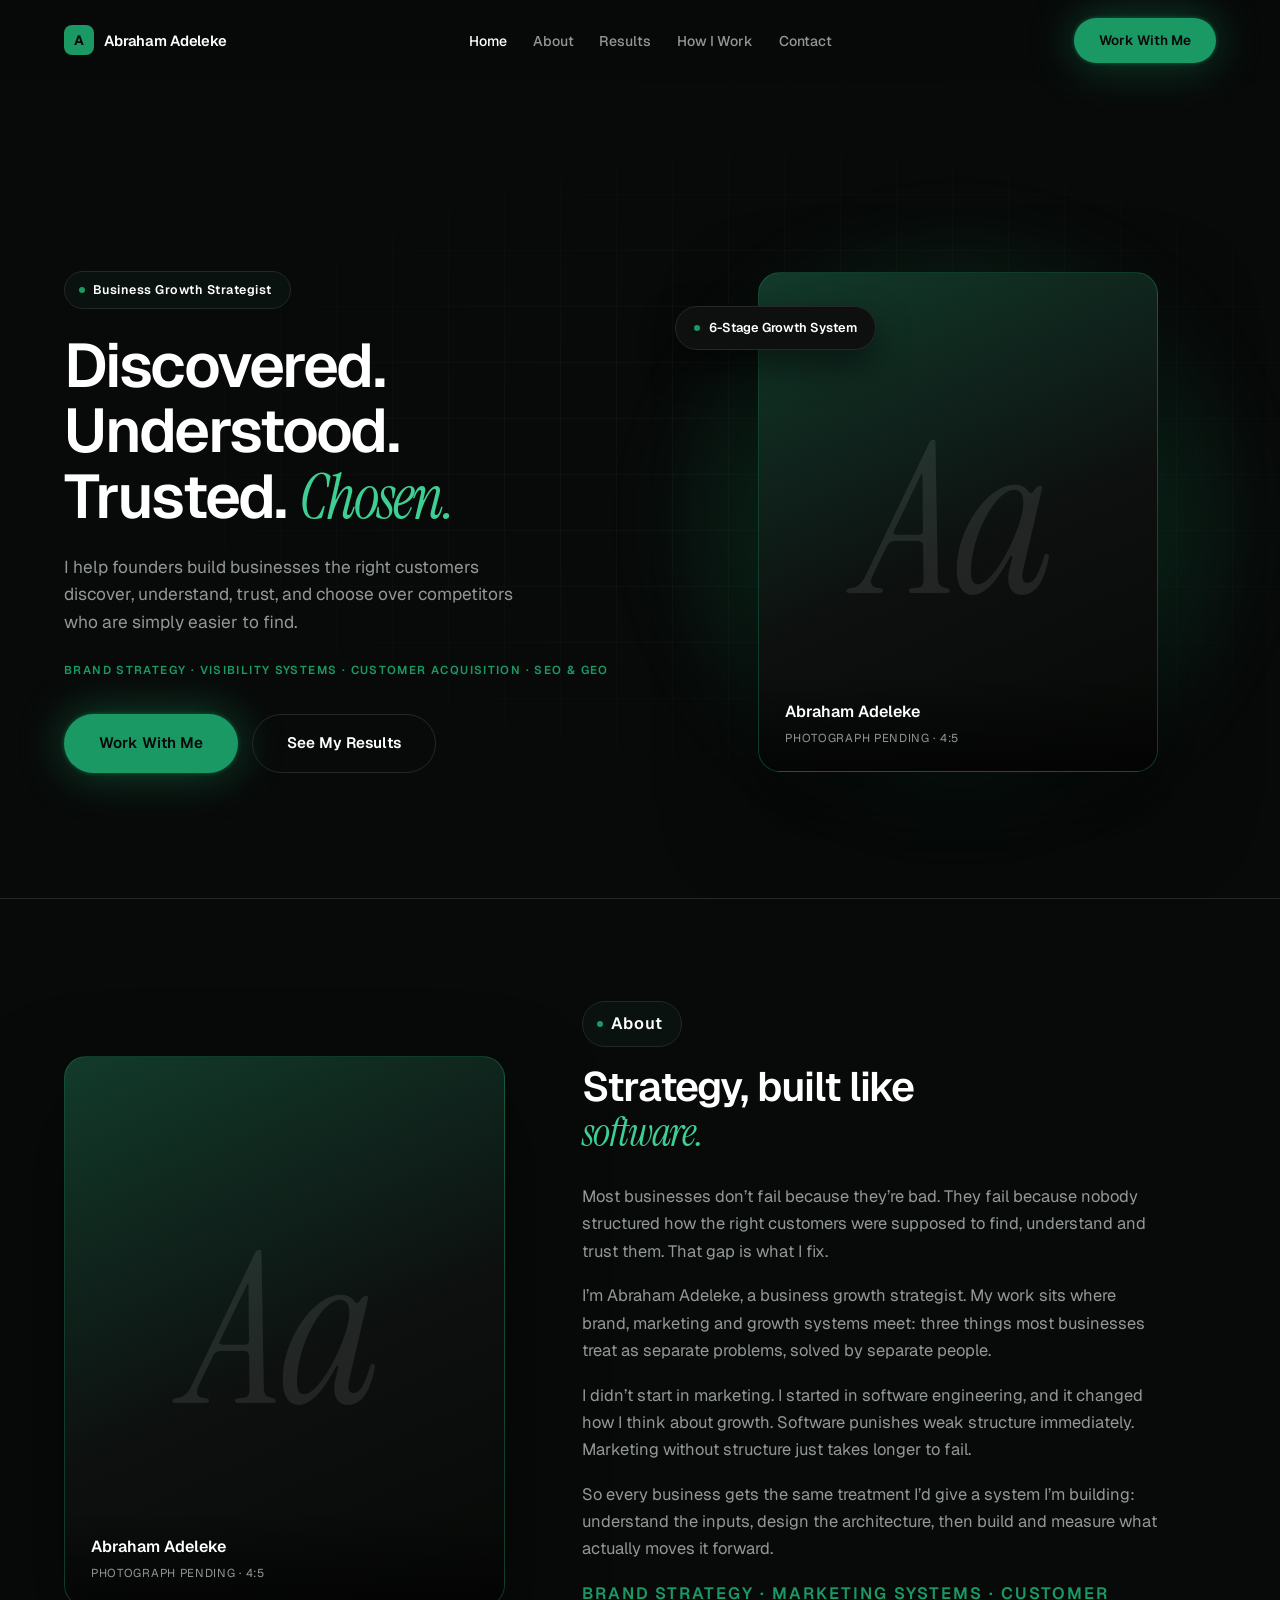
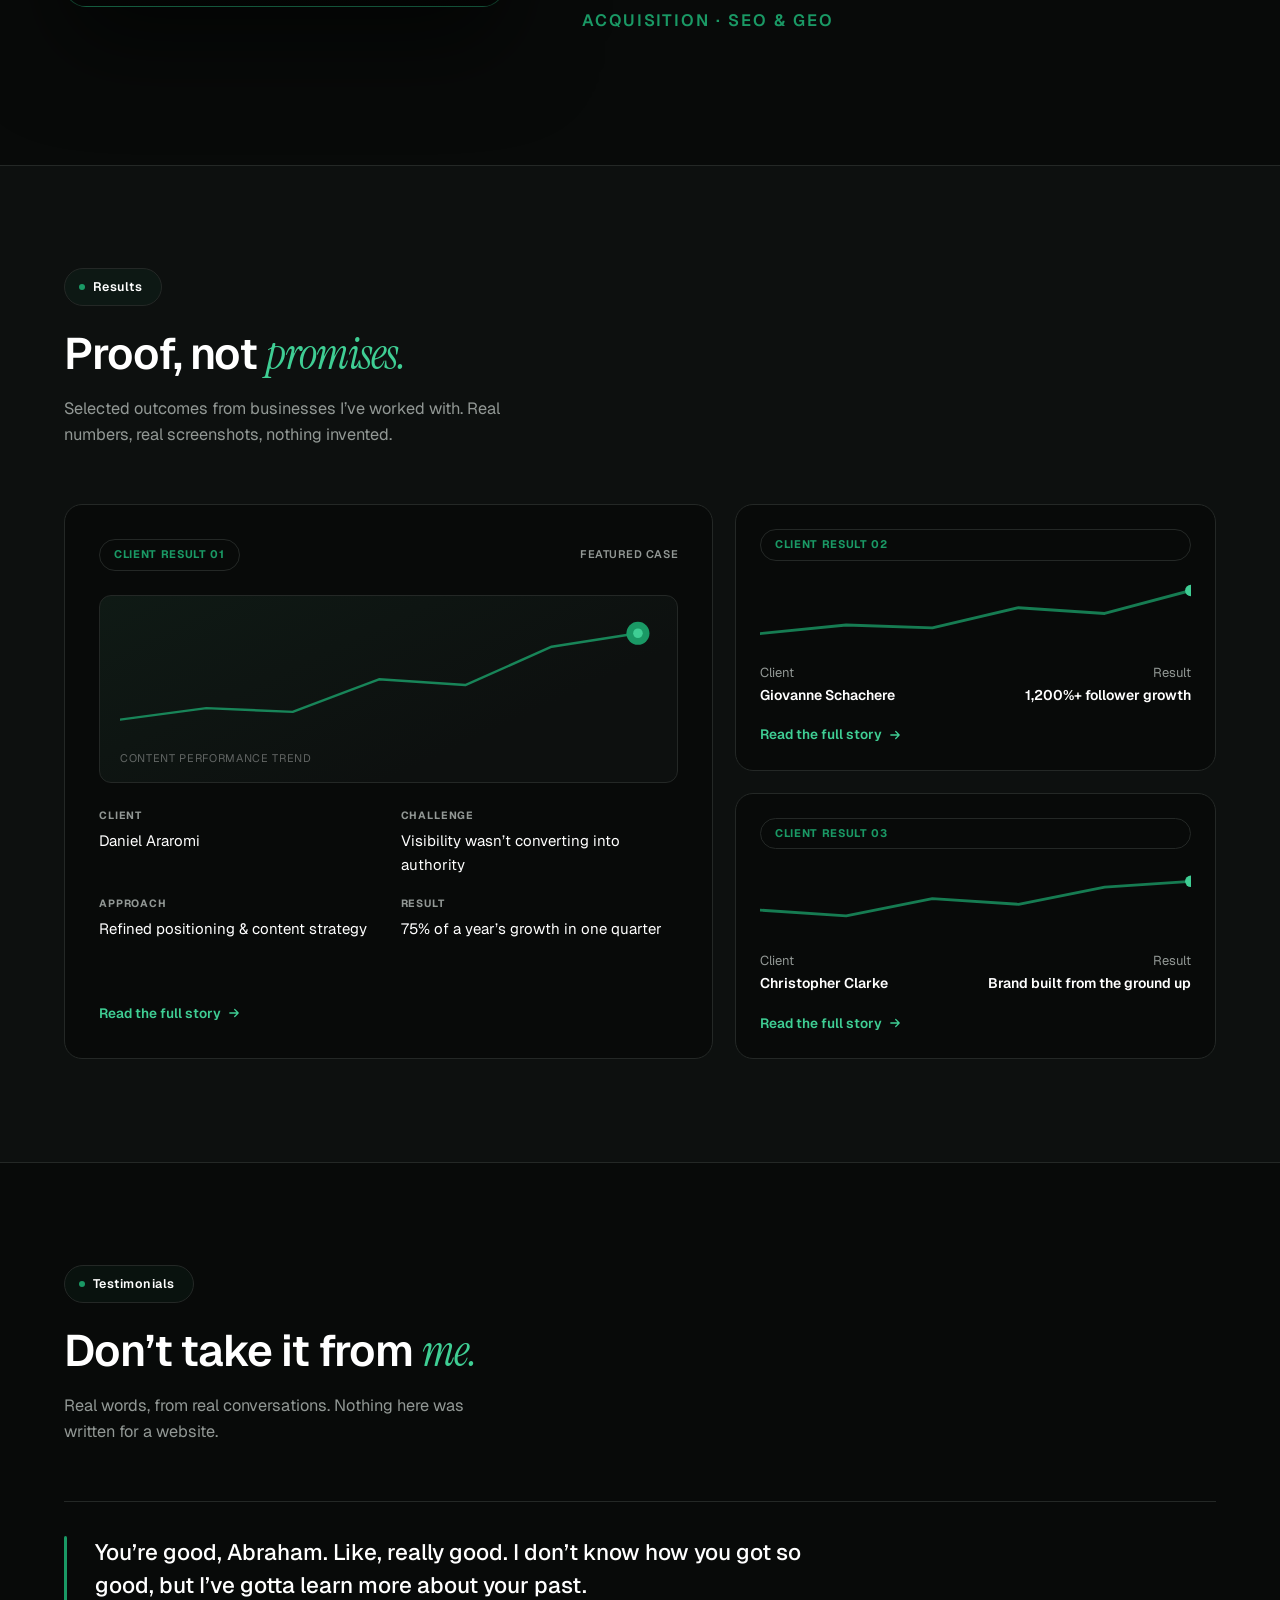
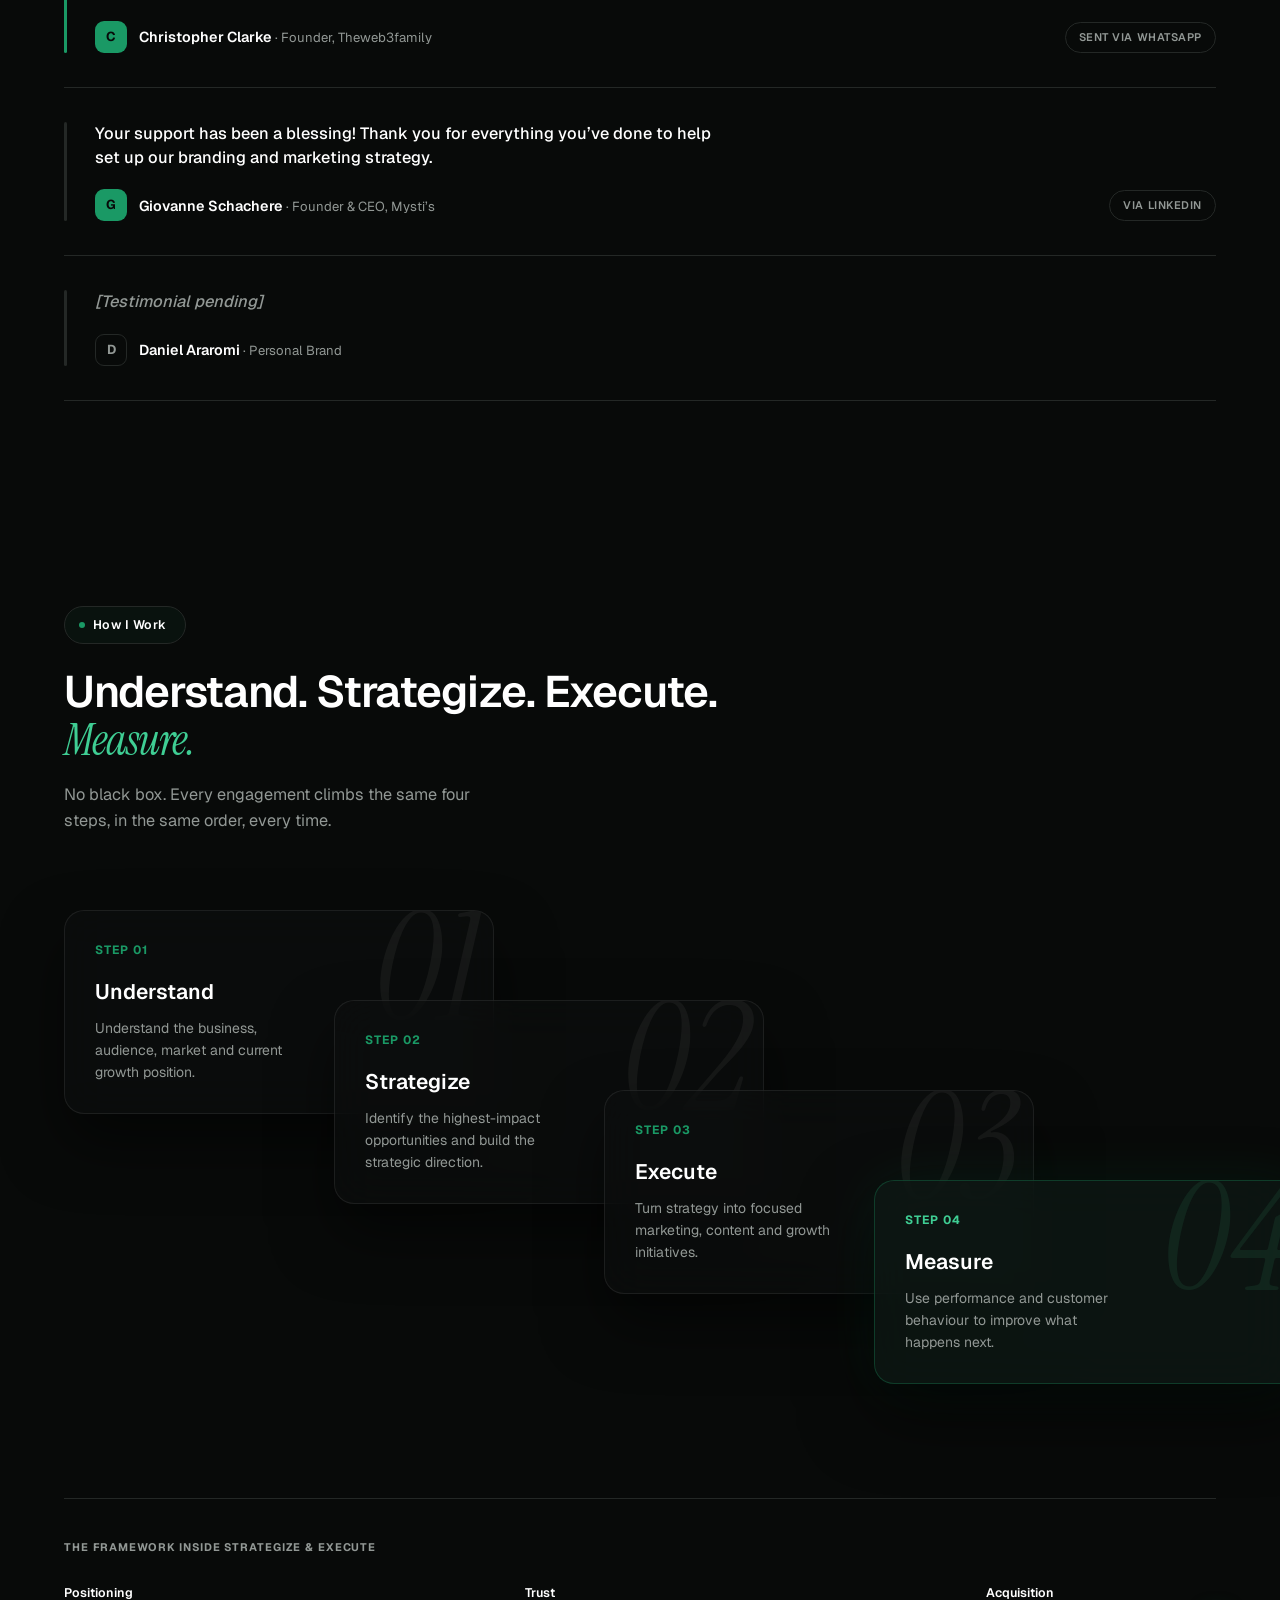
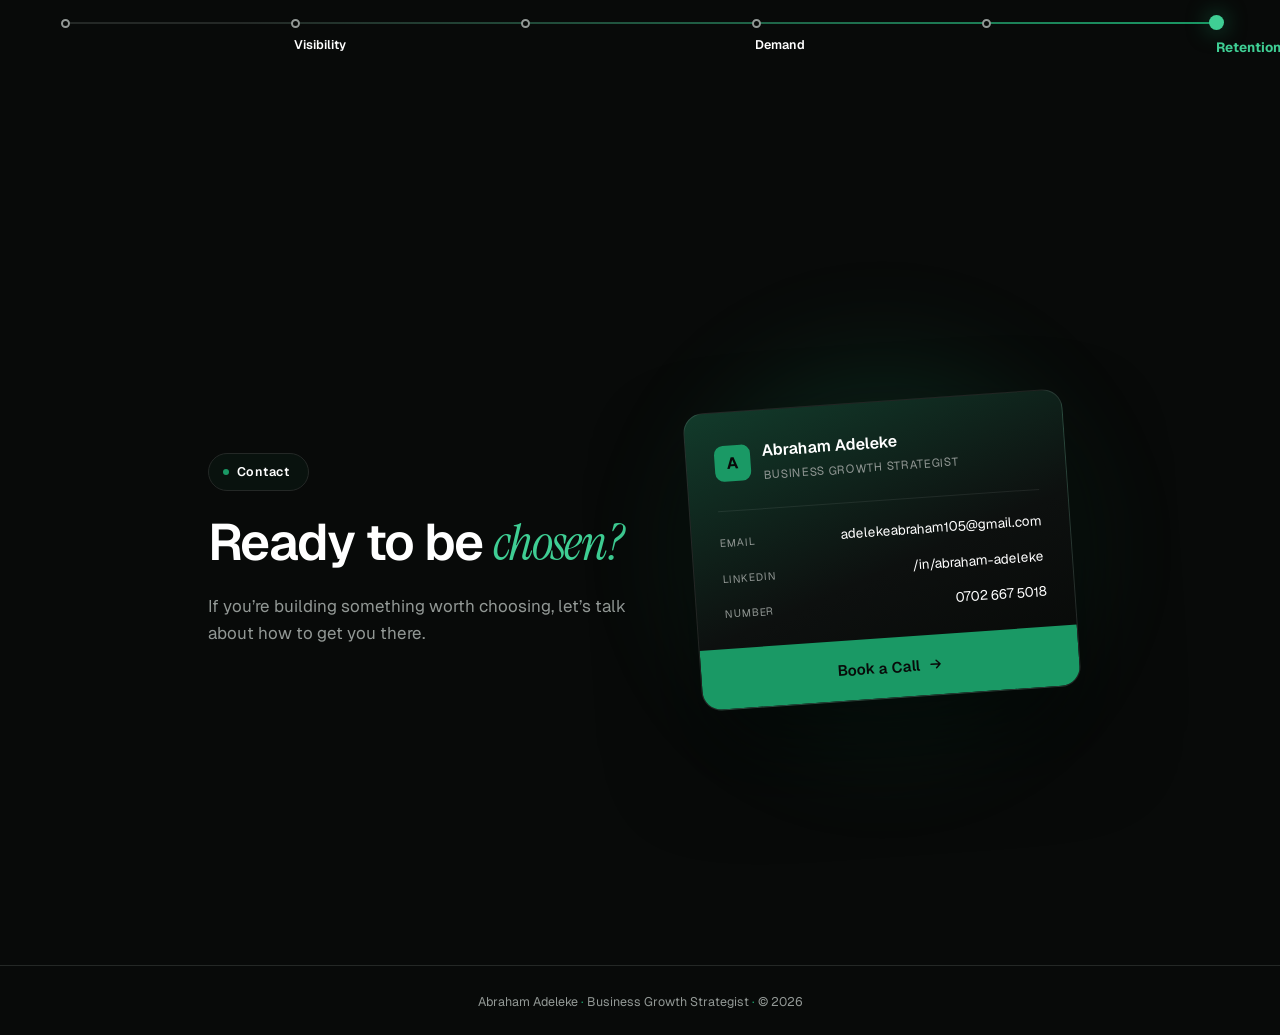
<file: abraham-adeleke/index.html>
<!DOCTYPE html>
<html lang="en">
<head>
<meta charset="UTF-8">
<meta name="viewport" content="width=device-width, initial-scale=1.0">
<title>Abraham Adeleke | Business Growth Strategist</title>
<meta name="description" content="I help founders build businesses the right customers discover, understand, trust, and choose over competitors. Business growth strategy, positioning and systems by Abraham Adeleke.">
<meta name="theme-color" content="#080A09">
<link rel="icon" type="image/svg+xml" href="assets/images/favicon.svg">
<link rel="preconnect" href="https://fonts.googleapis.com">
<link rel="preconnect" href="https://fonts.gstatic.com" crossorigin>
<link href="https://fonts.googleapis.com/css2?family=Geist:wght@400;500;600;700;800&family=Instrument+Serif:ital@0;1&display=swap" rel="stylesheet">
<link rel="stylesheet" href="styles.css">
</head>
<body>

<a class="skip-link" href="#main">Skip to content</a>

<header class="site-header" id="site-header">
  <div class="container header-inner">
    <a class="brand-mark" href="#home" aria-label="Abraham Adeleke, home">
      <span class="brand-mark__glyph">A</span>
      <span class="brand-mark__name">Abraham&nbsp;Adeleke</span>
    </a>

    <nav class="primary-nav" id="primary-nav" aria-label="Primary">
      <ul>
        <li><a href="#home">Home</a></li>
        <li><a href="#about">About</a></li>
        <li><a href="#results">Results</a></li>
        <li><a href="#how-i-work">How I Work</a></li>
        <li><a href="#contact">Contact</a></li>
      </ul>
    </nav>

    <div class="header-actions">
      <a class="btn btn--primary btn--small" href="https://calendly.com/adelekeabrahamamw8087/30min" target="_blank" rel="noopener noreferrer">Work With Me</a>
      <button class="nav-toggle" id="nav-toggle" aria-label="Open menu" aria-expanded="false" aria-controls="mobile-nav">
        <span></span><span></span><span></span>
      </button>
    </div>
  </div>
</header>

<div class="mobile-nav" id="mobile-nav">
  <ul>
    <li><a href="#home">Home</a></li>
    <li><a href="#about">About</a></li>
    <li><a href="#results">Results</a></li>
    <li><a href="#how-i-work">How I Work</a></li>
    <li><a href="#contact">Contact</a></li>
  </ul>
  <a class="btn btn--primary" href="https://calendly.com/adelekeabrahamamw8087/30min" target="_blank" rel="noopener noreferrer">Work With Me</a>
</div>

<main id="main">

  <!-- ============ HOME / HERO ============ -->
  <section class="hero" id="home">
    <div class="bg-grid" aria-hidden="true"></div>
    <div class="container hero__inner">
      <div class="hero__grid">

        <div class="hero__copy reveal">
          <p class="eyebrow"><span class="eyebrow__dot"></span>Business Growth Strategist</p>
          <h1 class="hero__headline">Discovered. Understood.<br>Trusted. <span class="accent">Chosen.</span></h1>
          <p class="hero__sub">I help founders build businesses the right customers discover, understand, trust, and choose over competitors who are simply easier to find.</p>
          <p class="hero__capabilities">Brand Strategy &middot; Visibility Systems &middot; Customer Acquisition &middot; SEO &amp; GEO</p>
          <div class="hero__actions">
            <a class="btn btn--primary" href="https://calendly.com/adelekeabrahamamw8087/30min" target="_blank" rel="noopener noreferrer">Work With Me</a>
            <a class="btn btn--ghost" href="#results">See My Results</a>
          </div>
        </div>

        <div class="hero__visual reveal reveal--delay-1">
          <div class="hero__glow" aria-hidden="true"></div>
          <div class="photo-card" role="img" aria-label="Placeholder reserved for Abraham Adeleke's photograph">
            <div class="photo-card__mono" aria-hidden="true"><span>Aa</span></div>
            <div class="photo-card__caption">
              <div class="photo-card__caption-name">Abraham Adeleke</div>
              <div class="photo-card__caption-meta">Photograph pending &middot; 4:5</div>
            </div>
          </div>
          <div class="hero__chip">
            <span aria-hidden="true"></span>
            <span>6-Stage Growth System</span>
          </div>
        </div>

      </div>
    </div>
  </section>

  <!-- ============ ABOUT ============ -->
  <section class="about" id="about">
    <div class="container about__inner">

      <div class="about__visual reveal">
        <div class="photo-card photo-card--about" role="img" aria-label="Placeholder reserved for Abraham Adeleke's about photograph">
          <div class="photo-card__mono" aria-hidden="true"><span>Aa</span></div>
          <div class="photo-card__caption">
            <div class="photo-card__caption-name">Abraham Adeleke</div>
            <div class="photo-card__caption-meta">Photograph pending &middot; 4:5</div>
          </div>
        </div>
      </div>

      <div class="about__copy reveal reveal--delay-1">
        <p class="eyebrow"><span class="eyebrow__dot"></span>About</p>
        <h2 class="about__headline">Strategy, built like <span class="accent">software.</span></h2>
        <p>Most businesses don&rsquo;t fail because they&rsquo;re bad. They fail because nobody structured how the right customers were supposed to find, understand and trust them. That gap is what I fix.</p>
        <p>I&rsquo;m Abraham Adeleke, a business growth strategist. My work sits where brand, marketing and growth systems meet: three things most businesses treat as separate problems, solved by separate people.</p>
        <p>I didn&rsquo;t start in marketing. I started in software engineering, and it changed how I think about growth. Software punishes weak structure immediately. Marketing without structure just takes longer to fail.</p>
        <p>So every business gets the same treatment I&rsquo;d give a system I&rsquo;m building: understand the inputs, design the architecture, then build and measure what actually moves it forward.</p>
        <p class="about__capabilities">Brand Strategy &middot; Marketing Systems &middot; Customer Acquisition &middot; SEO &amp; GEO</p>
      </div>

    </div>
  </section>

  <!-- ============ RESULTS ============ -->
  <section class="results" id="results">
    <div class="container">
      <div class="section-head reveal">
        <p class="eyebrow"><span class="eyebrow__dot"></span>Results</p>
        <h2>Proof, not <span class="accent">promises.</span></h2>
        <p class="section-head__desc">Selected outcomes from businesses I&rsquo;ve worked with. Real numbers, real screenshots, nothing invented.</p>
      </div>

      <div class="results__grid">

        <!-- Featured: Daniel Araromi -->
        <a class="result-card result-card--featured reveal" href="results/daniel-araromi.html">
          <div class="result-card__top">
            <span class="result-card__tag">Client Result 01</span>
            <span class="result-card__feat-label">Featured Case</span>
          </div>

          <div class="result-card__chart">
            <svg viewBox="0 0 560 130" aria-hidden="true">
              <polyline class="spark-line" points="0,108 90,96 180,100 270,66 360,72 450,32 540,18" fill="none" stroke="#1A9965" stroke-width="2.5" stroke-linecap="round" stroke-linejoin="round" opacity="0.85"/>
              <circle class="spark-dot" cx="540" cy="18" r="12" fill="#1A9965" opacity="0.22"/>
              <circle class="spark-dot" cx="540" cy="18" r="5" fill="#3FCE94"/>
            </svg>
            <div class="result-card__chart-label">Content performance trend</div>
          </div>

          <dl class="result-card__fields">
            <div><dt>Client</dt><dd>Daniel Araromi</dd></div>
            <div><dt>Challenge</dt><dd>Visibility wasn&rsquo;t converting into authority</dd></div>
            <div><dt>Approach</dt><dd>Refined positioning &amp; content strategy</dd></div>
            <div><dt>Result</dt><dd>75% of a year&rsquo;s growth in one quarter</dd></div>
          </dl>

          <span class="result-card__cta">Read the full story
            <svg viewBox="0 0 20 20" fill="none" stroke="currentColor" stroke-width="1.8" stroke-linecap="round" stroke-linejoin="round" aria-hidden="true"><path d="M4 10h12M11 5l5 5-5 5"/></svg>
          </span>
        </a>

        <div class="results__compact-col">

          <!-- Giovanne Schachere -->
          <a class="result-card result-card--compact reveal reveal--delay-1" href="results/giovanne-schachere.html">
            <span class="result-card__tag">Client Result 02</span>
            <svg viewBox="0 0 300 46" aria-hidden="true">
              <polyline class="spark-line" points="0,38 60,32 120,34 180,20 240,24 300,8" fill="none" stroke="#1A9965" stroke-width="2" stroke-linecap="round" stroke-linejoin="round" opacity="0.8"/>
              <circle class="spark-dot" cx="300" cy="8" r="4" fill="#3FCE94"/>
            </svg>
            <dl class="result-card__stat">
              <div><dt>Client</dt><dd>Giovanne Schachere</dd></div>
              <div style="text-align:right;"><dt>Result</dt><dd>1,200%+ follower growth</dd></div>
            </dl>
            <span class="result-card__cta">Read the full story
              <svg viewBox="0 0 20 20" fill="none" stroke="currentColor" stroke-width="1.8" stroke-linecap="round" stroke-linejoin="round" aria-hidden="true"><path d="M4 10h12M11 5l5 5-5 5"/></svg>
            </span>
          </a>

          <!-- Christopher Clarke -->
          <a class="result-card result-card--compact reveal reveal--delay-2" href="results/christopher-clarke.html">
            <span class="result-card__tag">Client Result 03</span>
            <svg viewBox="0 0 300 46" aria-hidden="true">
              <polyline class="spark-line" points="0,30 60,34 120,22 180,26 240,14 300,10" fill="none" stroke="#1A9965" stroke-width="2" stroke-linecap="round" stroke-linejoin="round" opacity="0.8"/>
              <circle class="spark-dot" cx="300" cy="10" r="4" fill="#3FCE94"/>
            </svg>
            <dl class="result-card__stat">
              <div><dt>Client</dt><dd>Christopher Clarke</dd></div>
              <div style="text-align:right;"><dt>Result</dt><dd>Brand built from the ground up</dd></div>
            </dl>
            <span class="result-card__cta">Read the full story
              <svg viewBox="0 0 20 20" fill="none" stroke="currentColor" stroke-width="1.8" stroke-linecap="round" stroke-linejoin="round" aria-hidden="true"><path d="M4 10h12M11 5l5 5-5 5"/></svg>
            </span>
          </a>

        </div>

      </div>
    </div>
  </section>

  <!-- ============ TESTIMONIALS ============ -->
  <section class="testimonials" aria-label="Testimonials">
    <div class="container">
      <div class="section-head reveal">
        <p class="eyebrow"><span class="eyebrow__dot"></span>Testimonials</p>
        <h2>Don&rsquo;t take it from <span class="accent">me.</span></h2>
        <p class="section-head__desc">Real words, from real conversations. Nothing here was written for a website.</p>
      </div>

      <div class="ledger">

        <div class="ledger__row ledger__row--lead reveal">
          <div class="ledger__rule"></div>
          <div class="ledger__body">
            <div>
              <p class="ledger__quote">You&rsquo;re good, Abraham. Like, really good. I don&rsquo;t know how you got so good, but I&rsquo;ve gotta learn more about your past.</p>
              <div class="ledger__who">
                <div class="ledger__mono">C</div>
                <div><span class="ledger__name">Christopher Clarke</span><span class="ledger__role"> &middot; Founder, Theweb3family</span></div>
              </div>
            </div>
            <span class="ledger__source">Sent via WhatsApp</span>
          </div>
        </div>

        <div class="ledger__row ledger__row--compact reveal reveal--delay-1">
          <div class="ledger__rule"></div>
          <div class="ledger__body">
            <div>
              <p class="ledger__quote">Your support has been a blessing! Thank you for everything you&rsquo;ve done to help set up our branding and marketing strategy.</p>
              <div class="ledger__who">
                <div class="ledger__mono">G</div>
                <div><span class="ledger__name">Giovanne Schachere</span><span class="ledger__role"> &middot; Founder &amp; CEO, Mysti&rsquo;s</span></div>
              </div>
            </div>
            <span class="ledger__source">Via LinkedIn</span>
          </div>
        </div>

        <div class="ledger__row ledger__row--compact ledger__row--pending reveal reveal--delay-2">
          <div class="ledger__rule"></div>
          <div class="ledger__body">
            <div>
              <p class="ledger__quote ledger__quote--pending">[Testimonial pending]</p>
              <div class="ledger__who">
                <div class="ledger__mono ledger__mono--pending">D</div>
                <div><span class="ledger__name">Daniel Araromi</span><span class="ledger__role"> &middot; Personal Brand</span></div>
              </div>
            </div>
          </div>
        </div>

      </div>
    </div>
  </section>

  <!-- ============ HOW I WORK ============ -->
  <section class="how-i-work" id="how-i-work">
    <div class="container">
      <div class="section-head reveal">
        <p class="eyebrow"><span class="eyebrow__dot"></span>How I Work</p>
        <h2>Understand. Strategize. Execute. <span class="accent">Measure.</span></h2>
        <p class="section-head__desc">No black box. Every engagement climbs the same four steps, in the same order, every time.</p>
      </div>

      <div class="staircase" id="staircase">
        <div class="staircase__step" style="left:0px; top:20px; z-index:1;" data-step="1">
          <span class="staircase__numeral" aria-hidden="true">01</span>
          <div class="staircase__label">Step 01</div>
          <div class="staircase__title">Understand</div>
          <p class="staircase__desc">Understand the business, audience, market and current growth position.</p>
        </div>
        <div class="staircase__step" style="left:270px; top:110px; z-index:2;" data-step="2">
          <span class="staircase__numeral" aria-hidden="true">02</span>
          <div class="staircase__label">Step 02</div>
          <div class="staircase__title">Strategize</div>
          <p class="staircase__desc">Identify the highest-impact opportunities and build the strategic direction.</p>
        </div>
        <div class="staircase__step" style="left:540px; top:200px; z-index:3;" data-step="3">
          <span class="staircase__numeral" aria-hidden="true">03</span>
          <div class="staircase__label">Step 03</div>
          <div class="staircase__title">Execute</div>
          <p class="staircase__desc">Turn strategy into focused marketing, content and growth initiatives.</p>
        </div>
        <div class="staircase__step staircase__step--last" style="left:810px; top:290px; z-index:4;" data-step="4">
          <span class="staircase__numeral" aria-hidden="true">04</span>
          <div class="staircase__label">Step 04</div>
          <div class="staircase__title">Measure</div>
          <p class="staircase__desc">Use performance and customer behaviour to improve what happens next.</p>
        </div>
      </div>

      <div class="growth-line" id="growth-line">
        <div class="growth-line__label">The framework inside Strategize &amp; Execute</div>

        <!-- Desktop / tablet: horizontal transit line -->
        <div class="growth-line__track growth-line__track--desktop">
          <div class="growth-line__rail"></div>

          <div class="growth-line__stop" style="left:0%;" data-stop="1"></div>
          <div class="growth-line__stop-label growth-line__stop-label--top" style="left:0%;" data-stop="1">Positioning</div>

          <div class="growth-line__stop" style="left:20%;" data-stop="2"></div>
          <div class="growth-line__stop-label growth-line__stop-label--bottom" style="left:20%;" data-stop="2">Visibility</div>

          <div class="growth-line__stop" style="left:40%;" data-stop="3"></div>
          <div class="growth-line__stop-label growth-line__stop-label--top" style="left:40%;" data-stop="3">Trust</div>

          <div class="growth-line__stop" style="left:60%;" data-stop="4"></div>
          <div class="growth-line__stop-label growth-line__stop-label--bottom" style="left:60%;" data-stop="4">Demand</div>

          <div class="growth-line__stop" style="left:80%;" data-stop="5"></div>
          <div class="growth-line__stop-label growth-line__stop-label--top" style="left:80%;" data-stop="5">Acquisition</div>

          <div class="growth-line__stop growth-line__stop--final" style="left:100%;" data-stop="6"></div>
          <div class="growth-line__stop-label growth-line__stop-label--final" style="left:100%;" data-stop="6">Retention</div>
        </div>

        <!-- Mobile: vertical rail, narrow viewports can't fit the horizontal track -->
        <div class="growth-line__track--mobile">
          <div class="growth-line__vrail"></div>
          <div class="growth-line__vstop" data-stop="1"><span class="growth-line__vstop-dot"></span><span class="growth-line__vstop-text">Positioning</span></div>
          <div class="growth-line__vstop" data-stop="2"><span class="growth-line__vstop-dot"></span><span class="growth-line__vstop-text">Visibility</span></div>
          <div class="growth-line__vstop" data-stop="3"><span class="growth-line__vstop-dot"></span><span class="growth-line__vstop-text">Trust</span></div>
          <div class="growth-line__vstop" data-stop="4"><span class="growth-line__vstop-dot"></span><span class="growth-line__vstop-text">Demand</span></div>
          <div class="growth-line__vstop" data-stop="5"><span class="growth-line__vstop-dot"></span><span class="growth-line__vstop-text">Acquisition</span></div>
          <div class="growth-line__vstop growth-line__vstop--final" data-stop="6"><span class="growth-line__vstop-dot"></span><span class="growth-line__vstop-text">Retention</span></div>
        </div>
      </div>
    </div>
  </section>

  <!-- ============ CONTACT ============ -->
  <section class="contact" id="contact">
    <div class="container contact__main">
      <div class="contact__grid">

        <div class="contact__copy reveal">
          <p class="eyebrow"><span class="eyebrow__dot"></span>Contact</p>
          <h2 class="contact__headline">Ready to be <span class="accent">chosen?</span></h2>
          <p class="contact__sub">If you&rsquo;re building something worth choosing, let&rsquo;s talk about how to get you there.</p>
        </div>

        <div class="contact__card-wrap reveal reveal--delay-1">
          <div class="contact__glow" aria-hidden="true"></div>
          <div class="biz-card">
            <div class="biz-card__body">
              <div class="biz-card__head">
                <div class="biz-card__mono">A</div>
                <div>
                  <div class="biz-card__name">Abraham Adeleke</div>
                  <div class="biz-card__role">Business Growth Strategist</div>
                </div>
              </div>
              <div class="biz-card__rule"></div>
              <dl class="biz-card__rows">
                <div class="biz-card__row"><dt>Email</dt><dd><a href="mailto:adelekeabraham105@gmail.com">adelekeabraham105@gmail.com</a></dd></div>
                <div class="biz-card__row"><dt>LinkedIn</dt><dd><a href="https://www.linkedin.com/in/abraham-adeleke-b59b4036b/" target="_blank" rel="noopener noreferrer">/in/abraham-adeleke</a></dd></div>
                <div class="biz-card__row"><dt>Number</dt><dd><a href="https://wa.me/2347026675018?text=Hi%20Abraham%2C%20I%20just%20visited%20your%20website%20and%20I%27d%20like%20to%20talk%20about%20growing%20my%20business%20with%20you." target="_blank" rel="noopener noreferrer">0702 667 5018</a></dd></div>
              </dl>
            </div>
            <a class="biz-card__cta" href="https://calendly.com/adelekeabrahamamw8087/30min" target="_blank" rel="noopener noreferrer">Book a Call
              <svg viewBox="0 0 20 20" fill="none" stroke="currentColor" stroke-width="2" stroke-linecap="round" stroke-linejoin="round" aria-hidden="true"><path d="M4 10h12M11 5l5 5-5 5"/></svg>
            </a>
          </div>
        </div>

      </div>
    </div>

    <div class="contact__footer">
      <div class="container">
        <span>Abraham Adeleke <span class="dot">&middot;</span> Business Growth Strategist <span class="dot">&middot;</span> &copy; 2026</span>
      </div>
    </div>
  </section>

</main>

<script src="script.js"></script>
</body>
</html>
</file>
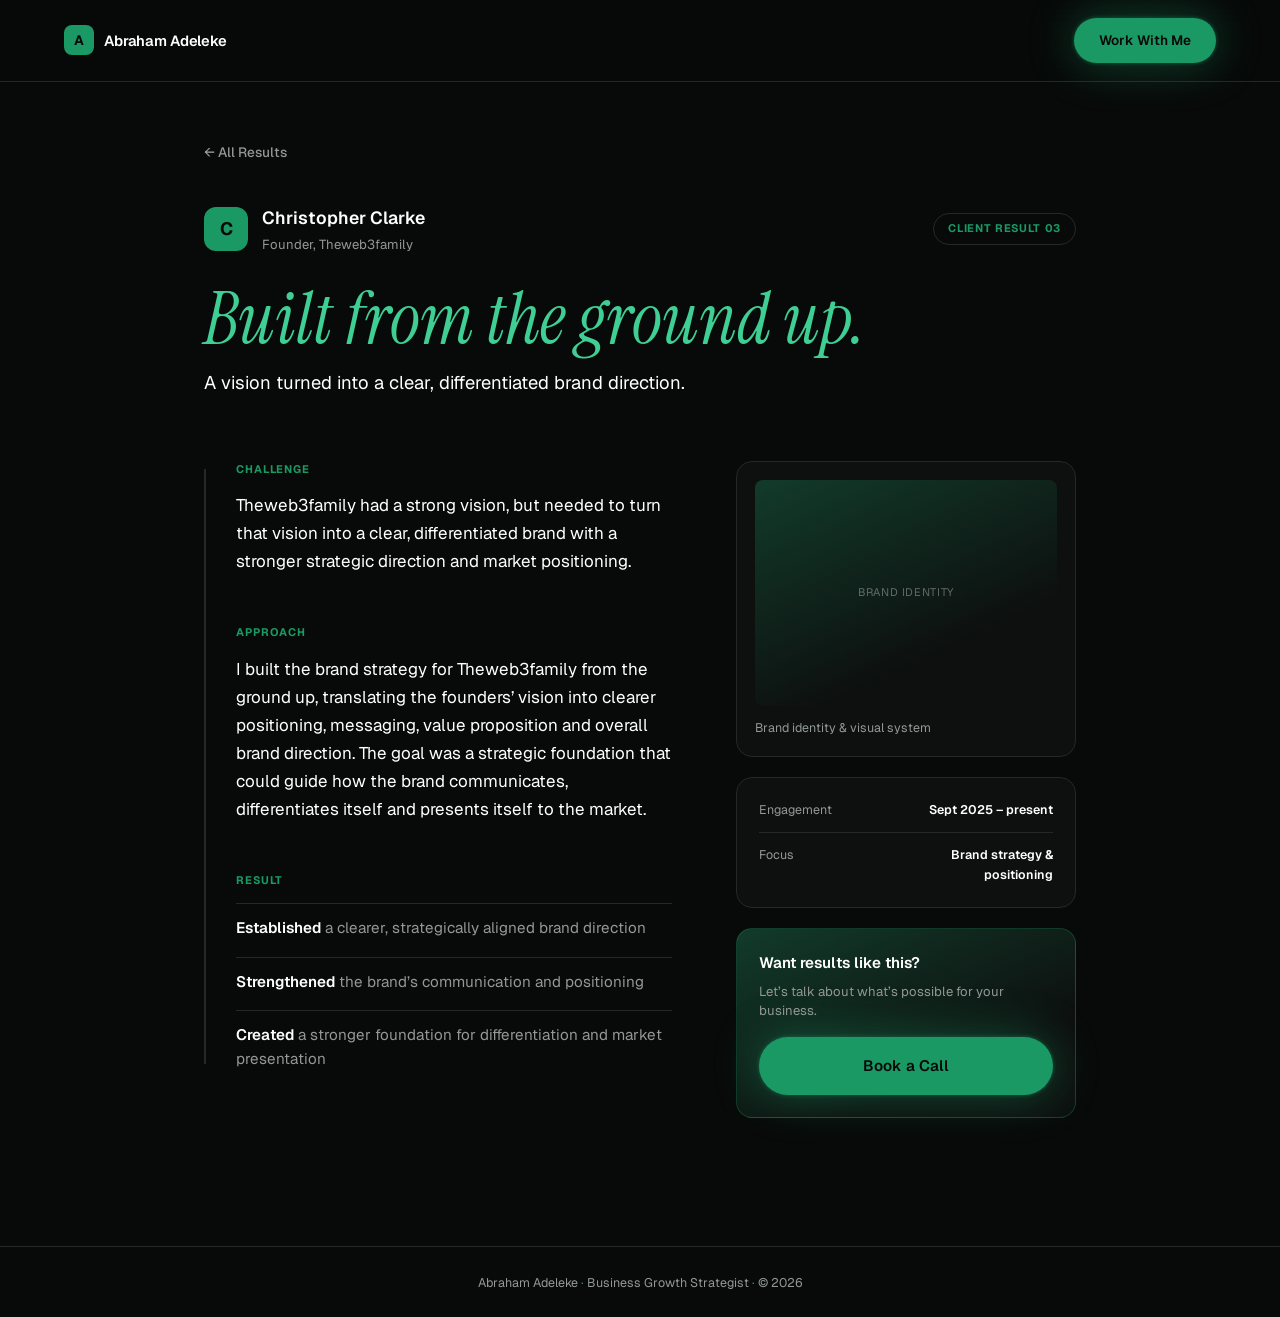
<file: abraham-adeleke/results/christopher-clarke.html>
<!DOCTYPE html>
<html lang="en">
<head>
<meta charset="UTF-8">
<meta name="viewport" content="width=device-width, initial-scale=1.0">
<title>Christopher Clarke | Abraham Adeleke</title>
<meta name="description" content="How Abraham Adeleke built the brand strategy for Theweb3family from the ground up.">
<meta name="theme-color" content="#080A09">
<link rel="icon" type="image/svg+xml" href="../assets/images/favicon.svg">
<link rel="preconnect" href="https://fonts.googleapis.com">
<link rel="preconnect" href="https://fonts.gstatic.com" crossorigin>
<link href="https://fonts.googleapis.com/css2?family=Geist:wght@400;500;600;700;800&family=Instrument+Serif:ital@0;1&display=swap" rel="stylesheet">
<link rel="stylesheet" href="../styles.css">
</head>
<body>

<a class="skip-link" href="#main">Skip to content</a>

<header class="site-header">
  <div class="container cs-nav">
    <a class="brand-mark" href="../index.html#home" aria-label="Abraham Adeleke, home">
      <span class="brand-mark__glyph">A</span>
      <span class="brand-mark__name">Abraham&nbsp;Adeleke</span>
    </a>
    <a class="btn btn--primary btn--small" href="https://calendly.com/adelekeabrahamamw8087/30min" target="_blank" rel="noopener noreferrer">Work With Me</a>
  </div>
</header>

<main id="main">
  <div class="cs-main">

    <a class="cs-back" href="../index.html#results">&larr; All Results</a>

    <div class="cs-head">
      <div class="cs-head__mono">C</div>
      <div>
        <div class="cs-head__name">Christopher Clarke</div>
        <div class="cs-head__role">Founder, Theweb3family</div>
      </div>
      <span class="cs-head__tag">Client Result 03</span>
    </div>

    <div class="cs-stat">
      <span class="cs-stat__num" style="font-size:clamp(2.6rem, 6vw, 4.5rem);">Built from the ground up.</span>
      <p class="cs-stat__desc">A vision turned into a clear, differentiated brand direction.</p>
    </div>

    <div class="cs-layout">

      <div class="cs-narrative">
        <div class="cs-narrative__block">
          <div class="cs-narrative__label">Challenge</div>
          <p class="cs-narrative__text">Theweb3family had a strong vision, but needed to turn that vision into a clear, differentiated brand with a stronger strategic direction and market positioning.</p>
        </div>

        <div class="cs-narrative__block">
          <div class="cs-narrative__label">Approach</div>
          <p class="cs-narrative__text">I built the brand strategy for Theweb3family from the ground up, translating the founders&rsquo; vision into clearer positioning, messaging, value proposition and overall brand direction. The goal was a strategic foundation that could guide how the brand communicates, differentiates itself and presents itself to the market.</p>
        </div>

        <div class="cs-narrative__block">
          <div class="cs-narrative__label">Result</div>
          <div class="cs-result-grid">
            <div style="grid-column: 1 / -1;"><strong>Established</strong> <span>a clearer, strategically aligned brand direction</span></div>
            <div style="grid-column: 1 / -1;"><strong>Strengthened</strong> <span>the brand&rsquo;s communication and positioning</span></div>
            <div style="grid-column: 1 / -1;"><strong>Created</strong> <span>a stronger foundation for differentiation and market presentation</span></div>
          </div>
        </div>
      </div>

      <div class="cs-sidebar">
        <div class="cs-evidence">
          <div class="cs-evidence__frame">
            <div class="cs-evidence__slide is-active"><span>Brand Identity</span></div>
          </div>
          <div class="cs-evidence__dots"></div>
          <div class="cs-evidence__caption">Brand identity &amp; visual system</div>
        </div>

        <dl class="cs-facts">
          <div class="cs-facts__row"><dt>Engagement</dt><dd>Sept 2025 &ndash; present</dd></div>
          <div class="cs-facts__row"><dt>Focus</dt><dd>Brand strategy &amp; positioning</dd></div>
        </dl>

        <div class="cs-promo">
          <div class="cs-promo__title">Want results like this?</div>
          <div class="cs-promo__desc">Let&rsquo;s talk about what&rsquo;s possible for your business.</div>
          <a class="btn btn--primary btn--block" href="https://calendly.com/adelekeabrahamamw8087/30min" target="_blank" rel="noopener noreferrer">Book a Call</a>
        </div>
      </div>

    </div>
  </div>
</main>

<div class="contact__footer">
  <div class="container">
    <span>Abraham Adeleke <span class="dot">&middot;</span> Business Growth Strategist <span class="dot">&middot;</span> &copy; 2026</span>
  </div>
</div>

<script src="../script.js"></script>
</body>
</html>
</file>
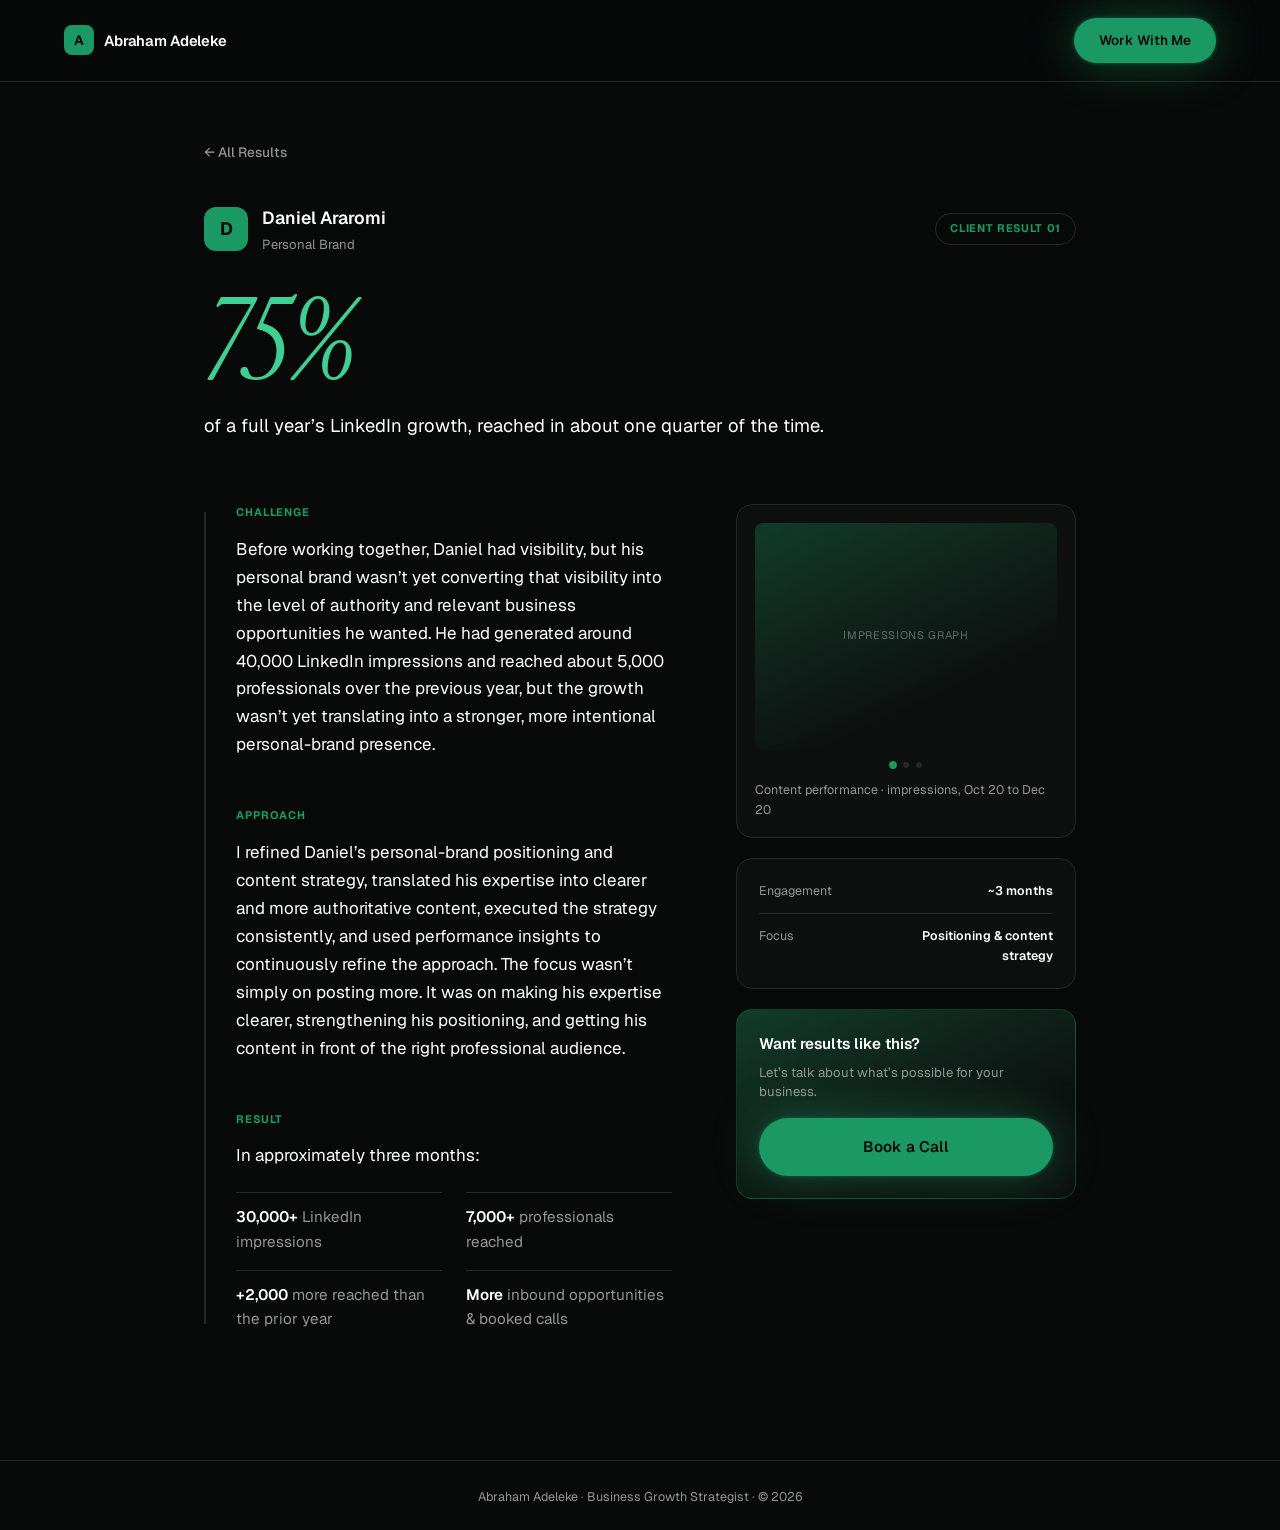
<file: abraham-adeleke/results/daniel-araromi.html>
<!DOCTYPE html>
<html lang="en">
<head>
<meta charset="UTF-8">
<meta name="viewport" content="width=device-width, initial-scale=1.0">
<title>Daniel Araromi | Abraham Adeleke</title>
<meta name="description" content="How Abraham Adeleke helped Daniel Araromi reach 75% of a full year's LinkedIn growth in about one quarter of the time.">
<meta name="theme-color" content="#080A09">
<link rel="icon" type="image/svg+xml" href="../assets/images/favicon.svg">
<link rel="preconnect" href="https://fonts.googleapis.com">
<link rel="preconnect" href="https://fonts.gstatic.com" crossorigin>
<link href="https://fonts.googleapis.com/css2?family=Geist:wght@400;500;600;700;800&family=Instrument+Serif:ital@0;1&display=swap" rel="stylesheet">
<link rel="stylesheet" href="../styles.css">
</head>
<body>

<a class="skip-link" href="#main">Skip to content</a>

<header class="site-header">
  <div class="container cs-nav">
    <a class="brand-mark" href="../index.html#home" aria-label="Abraham Adeleke, home">
      <span class="brand-mark__glyph">A</span>
      <span class="brand-mark__name">Abraham&nbsp;Adeleke</span>
    </a>
    <a class="btn btn--primary btn--small" href="https://calendly.com/adelekeabrahamamw8087/30min" target="_blank" rel="noopener noreferrer">Work With Me</a>
  </div>
</header>

<main id="main">
  <div class="cs-main">

    <a class="cs-back" href="../index.html#results">&larr; All Results</a>

    <div class="cs-head">
      <div class="cs-head__mono">D</div>
      <div>
        <div class="cs-head__name">Daniel Araromi</div>
        <div class="cs-head__role">Personal Brand</div>
      </div>
      <span class="cs-head__tag">Client Result 01</span>
    </div>

    <div class="cs-stat">
      <span class="cs-stat__num">75%</span>
      <p class="cs-stat__desc">of a full year&rsquo;s LinkedIn growth, reached in about one quarter of the time.</p>
    </div>

    <div class="cs-layout">

      <div class="cs-narrative">
        <div class="cs-narrative__block">
          <div class="cs-narrative__label">Challenge</div>
          <p class="cs-narrative__text">Before working together, Daniel had visibility, but his personal brand wasn&rsquo;t yet converting that visibility into the level of authority and relevant business opportunities he wanted. He had generated around 40,000 LinkedIn impressions and reached about 5,000 professionals over the previous year, but the growth wasn&rsquo;t yet translating into a stronger, more intentional personal-brand presence.</p>
        </div>

        <div class="cs-narrative__block">
          <div class="cs-narrative__label">Approach</div>
          <p class="cs-narrative__text">I refined Daniel&rsquo;s personal-brand positioning and content strategy, translated his expertise into clearer and more authoritative content, executed the strategy consistently, and used performance insights to continuously refine the approach. The focus wasn&rsquo;t simply on posting more. It was on making his expertise clearer, strengthening his positioning, and getting his content in front of the right professional audience.</p>
        </div>

        <div class="cs-narrative__block">
          <div class="cs-narrative__label">Result</div>
          <p class="cs-narrative__text" style="margin-bottom: 1.375rem;">In approximately three months:</p>
          <div class="cs-result-grid">
            <div><strong>30,000+</strong> <span>LinkedIn impressions</span></div>
            <div><strong>7,000+</strong> <span>professionals reached</span></div>
            <div><strong>+2,000</strong> <span>more reached than the prior year</span></div>
            <div><strong>More</strong> <span>inbound opportunities &amp; booked calls</span></div>
          </div>
        </div>
      </div>

      <div class="cs-sidebar">
        <div class="cs-evidence">
          <div class="cs-evidence__frame">
            <div class="cs-evidence__slide is-active" data-caption="Content performance &middot; impressions, Oct 20 to Dec 20"><span>Impressions Graph</span></div>
            <div class="cs-evidence__slide" data-caption="Content performance &middot; engagements, Oct 20 to Feb 7"><span>Engagements Graph</span></div>
            <div class="cs-evidence__slide" data-caption="Social engagement breakdown"><span>Social Engagement</span></div>
          </div>
          <div class="cs-evidence__dots"></div>
          <div class="cs-evidence__caption">Content performance &middot; impressions, Oct 20 to Dec 20</div>
        </div>

        <dl class="cs-facts">
          <div class="cs-facts__row"><dt>Engagement</dt><dd>~3 months</dd></div>
          <div class="cs-facts__row"><dt>Focus</dt><dd>Positioning &amp; content strategy</dd></div>
        </dl>

        <div class="cs-promo">
          <div class="cs-promo__title">Want results like this?</div>
          <div class="cs-promo__desc">Let&rsquo;s talk about what&rsquo;s possible for your business.</div>
          <a class="btn btn--primary btn--block" href="https://calendly.com/adelekeabrahamamw8087/30min" target="_blank" rel="noopener noreferrer">Book a Call</a>
        </div>
      </div>

    </div>
  </div>
</main>

<div class="contact__footer">
  <div class="container">
    <span>Abraham Adeleke <span class="dot">&middot;</span> Business Growth Strategist <span class="dot">&middot;</span> &copy; 2026</span>
  </div>
</div>

<script src="../script.js"></script>
</body>
</html>
</file>
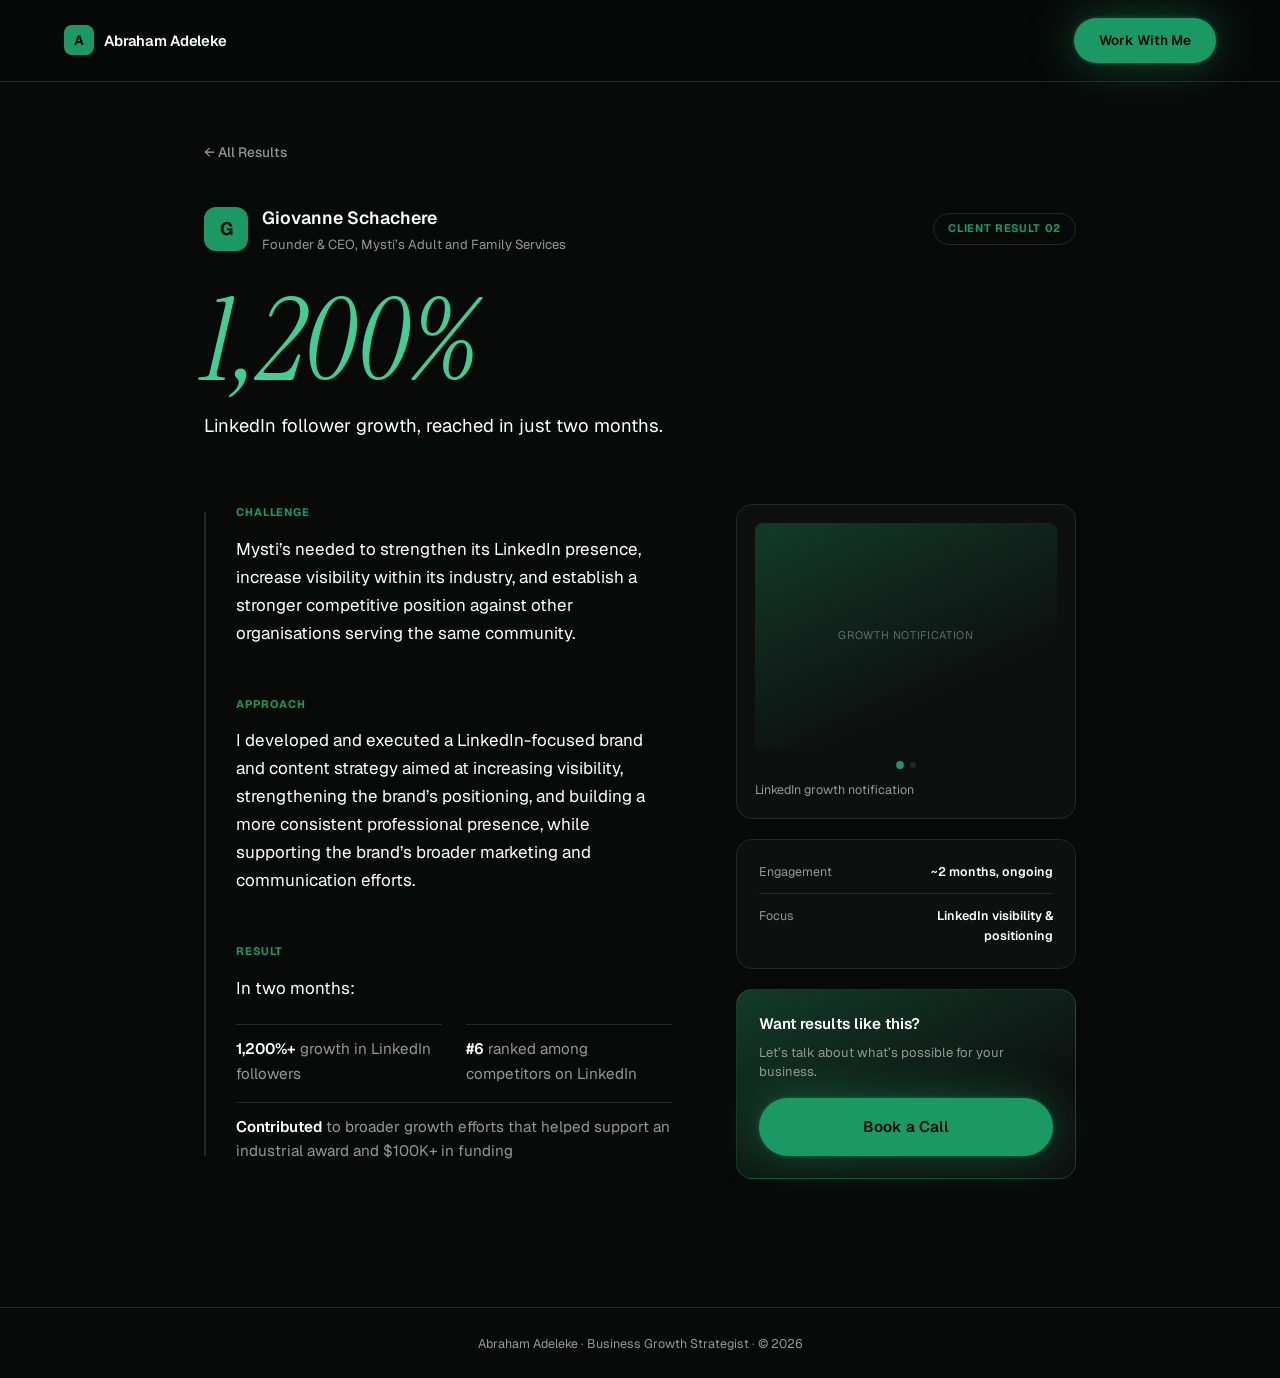
<file: abraham-adeleke/results/giovanne-schachere.html>
<!DOCTYPE html>
<html lang="en">
<head>
<meta charset="UTF-8">
<meta name="viewport" content="width=device-width, initial-scale=1.0">
<title>Giovanne Schachere | Abraham Adeleke</title>
<meta name="description" content="How Abraham Adeleke helped Mysti's Adult and Family Services grow LinkedIn followers by over 1,200% in two months.">
<meta name="theme-color" content="#080A09">
<link rel="icon" type="image/svg+xml" href="../assets/images/favicon.svg">
<link rel="preconnect" href="https://fonts.googleapis.com">
<link rel="preconnect" href="https://fonts.gstatic.com" crossorigin>
<link href="https://fonts.googleapis.com/css2?family=Geist:wght@400;500;600;700;800&family=Instrument+Serif:ital@0;1&display=swap" rel="stylesheet">
<link rel="stylesheet" href="../styles.css">
</head>
<body>

<a class="skip-link" href="#main">Skip to content</a>

<header class="site-header">
  <div class="container cs-nav">
    <a class="brand-mark" href="../index.html#home" aria-label="Abraham Adeleke, home">
      <span class="brand-mark__glyph">A</span>
      <span class="brand-mark__name">Abraham&nbsp;Adeleke</span>
    </a>
    <a class="btn btn--primary btn--small" href="https://calendly.com/adelekeabrahamamw8087/30min" target="_blank" rel="noopener noreferrer">Work With Me</a>
  </div>
</header>

<main id="main">
  <div class="cs-main">

    <a class="cs-back" href="../index.html#results">&larr; All Results</a>

    <div class="cs-head">
      <div class="cs-head__mono">G</div>
      <div>
        <div class="cs-head__name">Giovanne Schachere</div>
        <div class="cs-head__role">Founder &amp; CEO, Mysti&rsquo;s Adult and Family Services</div>
      </div>
      <span class="cs-head__tag">Client Result 02</span>
    </div>

    <div class="cs-stat">
      <span class="cs-stat__num">1,200%</span>
      <p class="cs-stat__desc">LinkedIn follower growth, reached in just two months.</p>
    </div>

    <div class="cs-layout">

      <div class="cs-narrative">
        <div class="cs-narrative__block">
          <div class="cs-narrative__label">Challenge</div>
          <p class="cs-narrative__text">Mysti&rsquo;s needed to strengthen its LinkedIn presence, increase visibility within its industry, and establish a stronger competitive position against other organisations serving the same community.</p>
        </div>

        <div class="cs-narrative__block">
          <div class="cs-narrative__label">Approach</div>
          <p class="cs-narrative__text">I developed and executed a LinkedIn-focused brand and content strategy aimed at increasing visibility, strengthening the brand&rsquo;s positioning, and building a more consistent professional presence, while supporting the brand&rsquo;s broader marketing and communication efforts.</p>
        </div>

        <div class="cs-narrative__block">
          <div class="cs-narrative__label">Result</div>
          <p class="cs-narrative__text" style="margin-bottom: 1.375rem;">In two months:</p>
          <div class="cs-result-grid">
            <div><strong>1,200%+</strong> <span>growth in LinkedIn followers</span></div>
            <div><strong>#6</strong> <span>ranked among competitors on LinkedIn</span></div>
            <div style="grid-column: 1 / -1;"><strong>Contributed</strong> <span>to broader growth efforts that helped support an industrial award and $100K+ in funding</span></div>
          </div>
        </div>
      </div>

      <div class="cs-sidebar">
        <div class="cs-evidence">
          <div class="cs-evidence__frame">
            <div class="cs-evidence__slide is-active" data-caption="LinkedIn growth notification"><span>Growth Notification</span></div>
            <div class="cs-evidence__slide" data-caption="Competitor leaderboard ranking"><span>Leaderboard Ranking</span></div>
          </div>
          <div class="cs-evidence__dots"></div>
          <div class="cs-evidence__caption">LinkedIn growth notification</div>
        </div>

        <dl class="cs-facts">
          <div class="cs-facts__row"><dt>Engagement</dt><dd>~2 months, ongoing</dd></div>
          <div class="cs-facts__row"><dt>Focus</dt><dd>LinkedIn visibility &amp; positioning</dd></div>
        </dl>

        <div class="cs-promo">
          <div class="cs-promo__title">Want results like this?</div>
          <div class="cs-promo__desc">Let&rsquo;s talk about what&rsquo;s possible for your business.</div>
          <a class="btn btn--primary btn--block" href="https://calendly.com/adelekeabrahamamw8087/30min" target="_blank" rel="noopener noreferrer">Book a Call</a>
        </div>
      </div>

    </div>
  </div>
</main>

<div class="contact__footer">
  <div class="container">
    <span>Abraham Adeleke <span class="dot">&middot;</span> Business Growth Strategist <span class="dot">&middot;</span> &copy; 2026</span>
  </div>
</div>

<script src="../script.js"></script>
</body>
</html>
</file>
<file: abraham-adeleke/styles.css>
/* ==========================================================================
   Abraham Adeleke | Business Growth Strategist
   Design system: black-dominant, one strategic green, Geist + Instrument Serif
   ========================================================================== */

:root {
  --black: #080A09;
  --surface: #0D100F;
  --surface-warm: #123b2b;
  --green: #1A9965;
  --green-bright: #3FCE94;
  --white: #FFFFFF;
  --border: #242826;
  --muted: #929895;

  --font: 'Geist', system-ui, -apple-system, sans-serif;
  --font-accent: 'Instrument Serif', Georgia, serif;

  --container: 1440px;
  --section-pad: clamp(4rem, 8vw, 7.5rem);
  --gutter: clamp(1.25rem, 5vw, 4rem);

  --ease: cubic-bezier(0.16, 1, 0.3, 1);
}

/* ---------- Reset ---------- */
*, *::before, *::after { box-sizing: border-box; }
html { scroll-behavior: smooth; }
@media (prefers-reduced-motion: reduce) {
  html { scroll-behavior: auto; }
  * { animation-duration: 0.01ms !important; animation-iteration-count: 1 !important; transition-duration: 0.01ms !important; scroll-behavior: auto !important; }
}

body, h1, h2, h3, p, figure, blockquote, dl, dd, ol, ul {
  margin: 0;
}
ol, ul { padding: 0; list-style: none; }
a { color: inherit; text-decoration: none; }
img { max-width: 100%; display: block; }
button { font: inherit; color: inherit; background: none; border: none; cursor: pointer; }
svg { display: block; }

body {
  background: var(--black);
  color: var(--white);
  font-family: var(--font);
  font-size: 16px;
  line-height: 1.6;
  -webkit-font-smoothing: antialiased;
  overflow-x: hidden;
}

.skip-link {
  position: absolute;
  left: -999px;
  top: 0;
  background: var(--green);
  color: var(--black);
  padding: 0.75rem 1.25rem;
  z-index: 999;
  font-weight: 600;
  border-radius: 0 0 8px 0;
}
.skip-link:focus { left: 0; top: 0; }

:focus-visible {
  outline: 1.5px solid var(--green-bright);
  outline-offset: 3px;
}

.container {
  max-width: var(--container);
  margin: 0 auto;
  padding-inline: var(--gutter);
}

h1, h2, h3 {
  font-family: var(--font);
  font-weight: 600;
  letter-spacing: -0.025em;
  line-height: 1.1;
  color: var(--white);
}
h2 { font-size: clamp(1.9rem, 3.6vw, 2.75rem); letter-spacing: -0.025em; }
h3 { font-size: clamp(1.05rem, 1.6vw, 1.25rem); font-weight: 600; }

p { color: var(--muted); }

.accent {
  font-family: var(--font-accent);
  font-style: italic;
  font-weight: 400;
  color: var(--green-bright);
}

/* ---------- Eyebrow badge ---------- */
.eyebrow {
  display: inline-flex;
  align-items: center;
  gap: 8px;
  padding: 8px 18px 8px 14px;
  border: 1px solid var(--border);
  border-radius: 999px;
  background: rgba(26, 153, 101, 0.06);
  font-size: 0.78rem;
  font-weight: 600;
  letter-spacing: 0.04em;
  color: var(--white);
  margin-bottom: 1.5rem;
}
.eyebrow__dot {
  width: 6px;
  height: 6px;
  border-radius: 50%;
  background: var(--green);
  flex: none;
}

/* ---------- Buttons ---------- */
.btn {
  display: inline-flex;
  align-items: center;
  justify-content: center;
  gap: 8px;
  padding: 16px 34px;
  border-radius: 999px;
  font-size: 0.95rem;
  font-weight: 600;
  white-space: nowrap;
  transition: transform 0.3s var(--ease), background-color 0.3s var(--ease), border-color 0.3s var(--ease), color 0.3s var(--ease), box-shadow 0.3s var(--ease);
  border: 1px solid transparent;
}
.btn--primary {
  background: var(--green);
  color: var(--black);
  box-shadow: 0 0 46px rgba(26, 153, 101, 0.45), 0 0 4px rgba(26, 153, 101, 0.5);
}
.btn--primary:hover { background: var(--green-bright); transform: translateY(-2px); }
.btn--ghost {
  border-color: var(--border);
  color: var(--white);
  background: transparent;
}
.btn--ghost:hover { border-color: var(--green); color: var(--green-bright); transform: translateY(-2px); }
.btn--small { padding: 11px 24px; font-size: 0.85rem; }
.btn--block { display: flex; width: 100%; }

/* ---------- Section head ---------- */
.section-head { max-width: 42rem; margin-bottom: clamp(2.5rem, 5vw, 3.5rem); }
.section-head p.section-head__desc { margin-top: 1.1rem; font-size: 1.02rem; max-width: 40ch; }

/* ---------- Reveal animation ---------- */
.reveal {
  opacity: 0;
  transform: translateY(22px);
  transition: opacity 0.9s var(--ease), transform 0.9s var(--ease);
}
.reveal.is-visible { opacity: 1; transform: translateY(0); }
.reveal--delay-1.is-visible { transition-delay: 0.1s; }
.reveal--delay-2.is-visible { transition-delay: 0.2s; }
.reveal--delay-3.is-visible { transition-delay: 0.3s; }
.reveal--delay-4.is-visible { transition-delay: 0.4s; }

/* ==========================================================================
   Header
   ========================================================================== */
.site-header {
  position: sticky;
  top: 0;
  z-index: 100;
  background: rgba(8, 10, 9, 0.78);
  backdrop-filter: blur(14px);
  -webkit-backdrop-filter: blur(14px);
  border-bottom: 1px solid transparent;
  transition: border-color 0.4s var(--ease);
}
.site-header.is-scrolled { border-bottom-color: var(--border); }
.header-inner {
  display: flex;
  align-items: center;
  justify-content: space-between;
  gap: 1.5rem;
  padding-block: 1.1rem;
}

.brand-mark { display: inline-flex; align-items: center; gap: 10px; }
.brand-mark__glyph {
  width: 30px;
  height: 30px;
  border-radius: 8px;
  background: var(--green);
  display: flex;
  align-items: center;
  justify-content: center;
  font-weight: 700;
  font-size: 0.85rem;
  color: var(--black);
  flex: none;
}
.brand-mark__name { font-weight: 600; font-size: 0.92rem; letter-spacing: -0.01em; color: var(--white); }

.primary-nav ul { display: flex; align-items: center; gap: clamp(1.25rem, 2vw, 2.25rem); }
.primary-nav a {
  font-size: 0.88rem;
  font-weight: 500;
  color: var(--muted);
  position: relative;
  padding-bottom: 4px;
  transition: color 0.3s var(--ease);
}
.primary-nav a.is-active,
.primary-nav a:hover { color: var(--white); }

.header-actions { display: flex; align-items: center; gap: 1rem; }

.nav-toggle {
  display: none;
  width: 32px; height: 32px;
  flex-direction: column;
  align-items: center;
  justify-content: center;
  gap: 5px;
}
.nav-toggle span { width: 20px; height: 1.5px; background: var(--white); border-radius: 2px; transition: transform 0.3s var(--ease), opacity 0.3s var(--ease); }
.nav-toggle[aria-expanded="true"] span:nth-child(1) { transform: translateY(6.5px) rotate(45deg); }
.nav-toggle[aria-expanded="true"] span:nth-child(2) { opacity: 0; }
.nav-toggle[aria-expanded="true"] span:nth-child(3) { transform: translateY(-6.5px) rotate(-45deg); }

.mobile-nav {
  position: fixed; inset: 0; z-index: 99;
  background: var(--black);
  display: flex; flex-direction: column; align-items: center; justify-content: center; gap: 2.5rem;
  transform: translateY(-100%); opacity: 0; visibility: hidden;
  transition: transform 0.5s var(--ease), opacity 0.5s var(--ease), visibility 0.5s;
}
.mobile-nav.is-open { transform: translateY(0); opacity: 1; visibility: visible; }
.mobile-nav ul { display: flex; flex-direction: column; align-items: center; gap: 1.75rem; }
.mobile-nav a { font-size: 1.6rem; font-weight: 600; color: var(--white); }

/* ==========================================================================
   Background grid texture (hero only)
   ========================================================================== */
.bg-grid {
  position: absolute; inset: 0; pointer-events: none;
  background-image:
    linear-gradient(to right, rgba(146,152,149,0.05) 1px, transparent 1px),
    linear-gradient(to bottom, rgba(146,152,149,0.05) 1px, transparent 1px);
  background-size: 56px 56px;
  -webkit-mask-image: radial-gradient(ellipse 75% 60% at 62% 46%, black 30%, transparent 80%);
  mask-image: radial-gradient(ellipse 75% 60% at 62% 46%, black 30%, transparent 80%);
}

/* ==========================================================================
   Hero
   ========================================================================== */
.hero { position: relative; padding-top: clamp(2.5rem, 6vw, 4rem); min-height: calc(100vh - 84px); display: flex; flex-direction: column; overflow-x: hidden; }
.hero__inner { position: relative; flex: 1; display: flex; align-items: center; }
.hero__grid { display: grid; grid-template-columns: 1fr 0.9fr; gap: clamp(2.5rem, 5vw, 4rem); align-items: center; width: 100%; }

.hero__headline { font-size: clamp(2.6rem, 4.8vw, 4.75rem); letter-spacing: -0.03em; line-height: 1.06; margin-bottom: 1.5rem; max-width: 640px; }
.hero__sub { font-size: 1.08rem; line-height: 1.6; max-width: 460px; margin-bottom: 1.5rem; }
.hero__capabilities {
  text-transform: uppercase; letter-spacing: 0.12em; font-size: 0.72rem; font-weight: 600;
  color: var(--green); margin-bottom: 2.2rem;
}
.hero__actions { display: flex; flex-wrap: wrap; gap: 14px; }

.hero__visual { position: relative; display: flex; align-items: center; justify-content: center; }
.hero__glow {
  position: absolute; top: 50%; left: 50%; transform: translate(-50%, -50%);
  width: 600px; height: 600px; border-radius: 50%;
  background: radial-gradient(circle, rgba(255,255,255,0.5) 0%, rgba(63,206,148,0.5) 16%, rgba(26,153,101,0.34) 34%, rgba(26,153,101,0.09) 58%, rgba(26,153,101,0) 75%);
  filter: blur(30px);
  z-index: 0;
}
.photo-card {
  position: relative; z-index: 1; width: 100%; max-width: 400px; aspect-ratio: 4/5;
  border-radius: 22px; border: 1px solid rgba(26,153,101,0.35); overflow: hidden;
  background: linear-gradient(155deg, var(--surface-warm) 0%, var(--surface) 55%, #070907 100%);
  box-shadow: 0 40px 90px rgba(0,0,0,0.55);
}
.photo-card--about { max-width: 100%; }
.photo-card__mono {
  position: absolute; inset: 0; display: flex; align-items: center; justify-content: center;
}
.photo-card__mono span {
  font-family: var(--font-accent); font-style: italic; font-size: 210px; color: rgba(255,255,255,0.09); line-height: 1;
}
.photo-card__caption {
  position: absolute; left: 0; right: 0; bottom: 0; padding: 24px 26px;
  background: linear-gradient(to top, rgba(0,0,0,0.65), rgba(0,0,0,0) 100%);
}
.photo-card__caption-name { font-weight: 600; font-size: 1rem; color: var(--white); }
.photo-card__caption-meta { font-size: 0.72rem; letter-spacing: 0.06em; text-transform: uppercase; color: var(--muted); margin-top: 4px; }

.hero__chip {
  position: absolute; z-index: 2; top: 34px; left: -26px;
  display: inline-flex; align-items: center; gap: 9px; padding: 11px 18px;
  background: var(--surface); border: 1px solid var(--border); border-radius: 999px;
  box-shadow: 0 16px 34px rgba(0,0,0,0.5);
}
.hero__chip span:first-child { width: 6px; height: 6px; border-radius: 50%; background: var(--green); flex: none; }
.hero__chip span:last-child { font-size: 0.8rem; font-weight: 600; color: var(--white); white-space: nowrap; }

/* ==========================================================================
   About
   ========================================================================== */
.about { padding-block: var(--section-pad); border-top: 1px solid var(--border); }
.about__inner { display: grid; grid-template-columns: 0.82fr 1.18fr; gap: clamp(2.5rem, 6vw, 5rem); align-items: center; }
.about__headline { font-size: clamp(1.9rem, 3.2vw, 2.75rem); margin-bottom: 1.75rem; max-width: 16ch; }
.about__copy p { font-size: 1.03rem; line-height: 1.65; margin-bottom: 1.1rem; max-width: 35em; }
.about__copy p:last-of-type { margin-bottom: 1.75rem; }
.about__capabilities { text-transform: uppercase; letter-spacing: 0.12em; font-size: 0.72rem; font-weight: 600; color: var(--green); }

/* ==========================================================================
   Results
   ========================================================================== */
.results { padding-block: var(--section-pad); background: var(--surface); border-top: 1px solid var(--border); border-bottom: 1px solid var(--border); }
.results__grid { display: grid; grid-template-columns: 1.35fr 1fr; gap: 22px; align-items: stretch; }

.result-card {
  border: 1px solid var(--border); border-radius: 18px; background: var(--black);
  display: flex; flex-direction: column; transition: border-color 0.35s var(--ease), transform 0.35s var(--ease);
}
.result-card:hover { border-color: rgba(26,153,101,0.45); transform: translateY(-3px); }
.result-card--featured { padding: 34px; gap: 24px; }
.result-card--compact { padding: 24px; gap: 18px; flex: 1; }
.result-card__top { display: flex; align-items: center; justify-content: space-between; gap: 12px; }
.result-card__tag {
  font-size: 11px; font-weight: 700; letter-spacing: 0.06em; text-transform: uppercase; color: var(--green);
  border: 1px solid var(--border); border-radius: 999px; padding: 6px 14px; white-space: nowrap;
}
.result-card__feat-label { font-size: 11px; font-weight: 600; letter-spacing: 0.05em; text-transform: uppercase; color: var(--muted); }

.result-card__chart { border: 1px solid var(--border); border-radius: 12px; background: linear-gradient(155deg, #0F1a15 0%, var(--surface) 70%); padding: 20px 20px 14px 20px; }
.result-card__chart svg { width: 100%; height: auto; }
.result-card__chart-label { font-size: 11px; letter-spacing: 0.06em; text-transform: uppercase; color: rgba(255,255,255,0.35); margin-top: 10px; }

.result-card__fields { display: grid; grid-template-columns: 1fr 1fr; gap: 18px 24px; }
.result-card__fields dt { font-size: 10.5px; font-weight: 700; letter-spacing: 0.08em; text-transform: uppercase; color: var(--muted); margin-bottom: 5px; }
.result-card__fields dd { font-size: 15px; color: var(--white); }

.result-card__stat { display: flex; justify-content: space-between; align-items: baseline; gap: 10px; }
.result-card__stat dt { font-size: 13px; color: var(--muted); }
.result-card__stat dd { font-size: 14px; font-weight: 600; color: var(--white); }

.result-card__cta {
  margin-top: auto; display: inline-flex; align-items: center; gap: 6px;
  font-size: 0.85rem; font-weight: 600; color: var(--green-bright);
}
.result-card__cta svg { width: 14px; height: 14px; transition: transform 0.3s var(--ease); }
.result-card:hover .result-card__cta svg { transform: translateX(3px); }

.results__compact-col { display: flex; flex-direction: column; gap: 22px; }

/* Sparkline draw-in animation */
.spark-line {
  stroke-dasharray: 600;
  stroke-dashoffset: 600;
  transition: stroke-dashoffset 1.4s var(--ease);
}
.is-visible .spark-line { stroke-dashoffset: 0; }
.spark-dot {
  opacity: 0;
  transform-origin: center;
  transition: opacity 0.5s var(--ease) 1.1s;
}
.is-visible .spark-dot { opacity: 1; }

/* ==========================================================================
   Testimonials
   ========================================================================== */
.testimonials { padding-block: var(--section-pad); }
.ledger { border-top: 1px solid var(--border); }
.ledger__row { display: flex; gap: 28px; padding: 34px 0; border-bottom: 1px solid var(--border); }
.ledger__rule { width: 3px; border-radius: 2px; flex: none; background: var(--border); }
.ledger__row--lead .ledger__rule { background: var(--green); }
.ledger__body { flex: 1; display: flex; align-items: flex-end; justify-content: space-between; gap: 40px; flex-wrap: wrap; }
.ledger__quote { font-weight: 500; line-height: 1.45; color: var(--white); margin-bottom: 20px; }
.ledger__row--lead .ledger__quote { font-size: 1.4rem; max-width: 720px; }
.ledger__row--compact .ledger__quote { font-size: 1.02rem; max-width: 640px; }
.ledger__quote--pending { color: var(--muted); font-style: italic; }
.ledger__row--pending { opacity: 0.5; }

.ledger__who { display: flex; align-items: center; gap: 12px; }
.ledger__mono { width: 32px; height: 32px; border-radius: 9px; background: var(--green); display: flex; align-items: center; justify-content: center; font-weight: 700; font-size: 13px; color: var(--black); flex: none; }
.ledger__mono--pending { background: transparent; border: 1px solid var(--border); color: var(--muted); }
.ledger__name { font-weight: 600; font-size: 0.9rem; color: var(--white); }
.ledger__role { font-size: 0.82rem; color: var(--muted); }
.ledger__source {
  font-size: 11px; font-weight: 600; letter-spacing: 0.05em; text-transform: uppercase; color: var(--muted);
  border: 1px solid var(--border); border-radius: 999px; padding: 6px 13px; white-space: nowrap; flex: none;
}

/* ==========================================================================
   How I Work
   ========================================================================== */
.how-i-work { padding-block: var(--section-pad); position: relative; overflow: hidden; }

.staircase { position: relative; height: 520px; margin-bottom: clamp(4rem, 7vw, 5.5rem); }
.staircase__step {
  position: absolute; width: 430px; max-width: calc(100vw - 128px);
  background: rgba(13,16,15,0.55); backdrop-filter: blur(22px); -webkit-backdrop-filter: blur(22px);
  border: 1px solid rgba(255,255,255,0.08); border-radius: 20px;
  box-shadow: 0 30px 60px rgba(0,0,0,0.5); padding: 30px; overflow: hidden;
  opacity: 0; transform: translateY(24px); transition: opacity 0.8s var(--ease), transform 0.8s var(--ease);
}
.staircase__step.is-visible { opacity: 1; transform: translateY(0); }
.staircase__step--last { border-color: rgba(26,153,101,0.3); box-shadow: 0 30px 70px rgba(0,0,0,0.6), 0 0 60px rgba(26,153,101,0.12); background: rgba(15,26,21,0.72); }
.staircase__numeral { position: absolute; right: 14px; top: -18px; font-family: var(--font-accent); font-style: italic; font-size: 150px; color: rgba(255,255,255,0.05); line-height: 1; }
.staircase__step--last .staircase__numeral { color: rgba(63,206,148,0.09); }
.staircase__label { font-weight: 700; font-size: 12px; letter-spacing: 0.08em; text-transform: uppercase; color: var(--green); margin-bottom: 14px; }
.staircase__step--last .staircase__label { color: var(--green-bright); }
.staircase__title { font-weight: 600; font-size: 21px; color: var(--white); margin-bottom: 10px; }
.staircase__desc { font-size: 14px; line-height: 1.55; color: var(--muted); max-width: 215px; }

.growth-line { padding-top: 2.5rem; border-top: 1px solid var(--border); }
.growth-line__label { font-size: 11px; font-weight: 700; letter-spacing: 0.08em; text-transform: uppercase; color: var(--muted); margin-bottom: 3.5rem; }
.growth-line__track { position: relative; height: 20px; }
.growth-line__rail { position: absolute; left: 0; right: 0; top: 9px; height: 2px; background: linear-gradient(to right, var(--border) 0%, var(--border) 15%, var(--green) 100%); }
.growth-line__stop { position: absolute; top: 9px; width: 9px; height: 9px; margin-left: -3.5px; margin-top: -3.5px; border-radius: 50%; background: var(--black); border: 2px solid var(--muted); opacity: 0; transition: opacity 0.5s var(--ease); }
.growth-line__stop.is-visible { opacity: 1; }
.growth-line__stop--final { width: 15px; height: 15px; margin-left: -7.5px; margin-top: -7.5px; background: var(--green-bright); border: none; box-shadow: 0 0 22px rgba(26,153,101,0.7); }
.growth-line__stop-label { position: absolute; font-size: 12.5px; font-weight: 600; color: var(--white); white-space: nowrap; opacity: 0; transition: opacity 0.5s var(--ease); }
.growth-line__stop-label.is-visible { opacity: 1; }
.growth-line__stop-label--top { top: -30px; }
.growth-line__stop-label--bottom { top: 22px; }
.growth-line__stop-label--final { top: 24px; font-size: 13.5px; font-weight: 700; color: var(--green-bright); }

/* Vertical rail: mobile-only alternate layout (see .growth-line__track--desktop / --mobile) */
.growth-line__track--mobile { display: none; position: relative; padding-left: 28px; height: auto; }
.growth-line__vrail { position: absolute; left: 5px; top: 4px; bottom: 4px; width: 2px; background: linear-gradient(to bottom, var(--border) 0%, var(--border) 15%, var(--green) 100%); }
.growth-line__vstop { position: relative; padding-bottom: 26px; opacity: 0; transition: opacity 0.5s var(--ease); }
.growth-line__vstop:last-child { padding-bottom: 0; }
.growth-line__vstop.is-visible { opacity: 1; }
.growth-line__vstop-dot { position: absolute; left: -28px; top: 2px; width: 9px; height: 9px; border-radius: 50%; background: var(--black); border: 2px solid var(--muted); }
.growth-line__vstop--final .growth-line__vstop-dot { left: -31px; top: -1px; width: 15px; height: 15px; background: var(--green-bright); border: none; box-shadow: 0 0 18px rgba(26,153,101,0.7); }
.growth-line__vstop-text { font-size: 13.5px; font-weight: 600; color: var(--white); }
.growth-line__vstop--final .growth-line__vstop-text { font-size: 14.5px; font-weight: 700; color: var(--green-bright); }

/* ==========================================================================
   Contact
   ========================================================================== */
.contact { position: relative; display: flex; flex-direction: column; min-height: 100vh; overflow-x: hidden; }
.contact__main { flex: 1; display: flex; align-items: center; }
.contact__grid { display: grid; grid-template-columns: 1.05fr 0.95fr; gap: 4rem; align-items: center; width: 100%; }
.contact__headline { font-size: clamp(2.1rem, 4vw, 3.5rem); letter-spacing: -0.03em; line-height: 1.08; margin-bottom: 1.4rem; }
.contact__sub { font-size: 1.06rem; line-height: 1.6; max-width: 420px; }

.contact__card-wrap { position: relative; display: flex; align-items: center; justify-content: center; min-height: 460px; }
.contact__glow {
  position: absolute; top: 50%; left: 50%; transform: translate(-50%, -50%);
  width: 520px; height: 520px; border-radius: 50%;
  background: radial-gradient(circle, rgba(63,206,148,0.28) 0%, rgba(26,153,101,0.15) 34%, rgba(26,153,101,0.03) 60%, rgba(26,153,101,0) 76%);
  filter: blur(26px); z-index: 0;
}
.biz-card {
  position: relative; z-index: 1; width: 100%; max-width: 440px; transform: rotate(-4deg);
  border-radius: 20px; overflow: hidden; border: 1px solid rgba(255,255,255,0.1);
  background: linear-gradient(160deg, var(--surface-warm) 0%, var(--surface) 55%, #070907 100%);
  box-shadow: 0 50px 90px rgba(0,0,0,0.6);
  transition: transform 0.4s var(--ease);
}
.biz-card:hover { transform: rotate(-1deg) translateY(-4px); }
.biz-card__body { padding: 28px 28px 24px 28px; }
.biz-card__head { display: flex; align-items: center; gap: 12px; margin-bottom: 24px; }
.biz-card__mono { width: 36px; height: 36px; border-radius: 9px; background: var(--green); display: flex; align-items: center; justify-content: center; font-weight: 700; font-size: 16px; color: var(--black); flex: none; }
.biz-card__name { font-weight: 600; font-size: 16px; color: var(--white); }
.biz-card__role { font-size: 11.5px; letter-spacing: 0.06em; text-transform: uppercase; color: var(--muted); margin-top: 2px; }
.biz-card__rule { height: 1px; background: rgba(255,255,255,0.08); margin-bottom: 20px; }
.biz-card__rows { display: flex; flex-direction: column; gap: 14px; }
.biz-card__row { display: flex; justify-content: space-between; align-items: baseline; gap: 12px; }
.biz-card__row dt { font-size: 10.5px; letter-spacing: 0.08em; text-transform: uppercase; color: var(--muted); }
.biz-card__row dd { font-size: 13.5px; color: var(--white); text-align: right; }
.biz-card__row dd a { color: inherit; text-decoration: none; border-bottom: 1px solid transparent; transition: color 0.2s var(--ease), border-color 0.2s var(--ease); }
.biz-card__row dd a:hover, .biz-card__row dd a:focus-visible { color: var(--green-bright); border-color: var(--green-bright); }
.biz-card__cta {
  display: flex; align-items: center; justify-content: center; gap: 8px; padding: 18px;
  background: var(--green); color: var(--black); font-weight: 600; font-size: 15px;
  transition: background-color 0.3s var(--ease);
}
.biz-card__cta:hover { background: var(--green-bright); }
.biz-card__cta svg { width: 15px; height: 15px; flex: none; }

.contact__footer { border-top: 1px solid var(--border); padding-block: 22px; text-align: center; }
.contact__footer span { font-size: 12.5px; color: var(--muted); }
.contact__footer .dot { color: var(--green); }

/* ==========================================================================
   Case study page
   ========================================================================== */
.cs-nav { display: flex; align-items: center; justify-content: space-between; padding-block: 1.1rem; border-bottom: 1px solid var(--border); }
.cs-main { max-width: 1000px; margin: 0 auto; padding: clamp(2.5rem, 6vw, 3.5rem) var(--gutter) 8rem; }
.cs-back { display: inline-flex; align-items: center; gap: 8px; font-size: 0.85rem; font-weight: 500; color: var(--muted); margin-bottom: 2.5rem; transition: color 0.3s var(--ease); }
.cs-back:hover { color: var(--white); }

.cs-head { display: flex; align-items: center; gap: 14px; margin-bottom: 1.75rem; flex-wrap: wrap; }
.cs-head__mono { width: 44px; height: 44px; border-radius: 12px; background: var(--green); display: flex; align-items: center; justify-content: center; font-weight: 700; font-size: 18px; color: var(--black); flex: none; }
.cs-head__name { font-weight: 600; font-size: 1.1rem; color: var(--white); }
.cs-head__role { font-size: 0.82rem; color: var(--muted); margin-top: 2px; }
.cs-head__tag { margin-left: auto; font-size: 11px; font-weight: 700; letter-spacing: 0.06em; text-transform: uppercase; color: var(--green); border: 1px solid var(--border); border-radius: 999px; padding: 6px 14px; }

.cs-stat { margin-bottom: 4rem; }
.cs-stat__num { display: block; font-family: var(--font-accent); font-style: italic; font-size: clamp(3.5rem, 9vw, 7.5rem); color: var(--green-bright); line-height: 1; margin-bottom: 0.9rem; }
.cs-stat__desc { font-size: 1.15rem; color: var(--white); max-width: 34em; line-height: 1.5; }

.cs-layout { display: grid; grid-template-columns: 1fr 340px; gap: clamp(2.5rem, 5vw, 4.5rem); align-items: start; }
.cs-narrative { position: relative; padding-left: 32px; }
.cs-narrative::before { content: ''; position: absolute; left: 0; top: 8px; bottom: 8px; width: 2px; background: var(--border); }
.cs-narrative__block { margin-bottom: 3rem; }
.cs-narrative__block:last-child { margin-bottom: 0; }
.cs-narrative__label { font-size: 11px; font-weight: 700; letter-spacing: 0.08em; text-transform: uppercase; color: var(--green); margin-bottom: 14px; }
.cs-narrative__text { font-size: 1.06rem; line-height: 1.65; color: var(--white); }

.cs-result-grid { display: grid; grid-template-columns: 1fr 1fr; gap: 16px 24px; }
.cs-result-grid > div { border-top: 1px solid var(--border); padding-top: 12px; font-size: 0.95rem; }
.cs-result-grid strong { color: var(--white); font-weight: 600; }
.cs-result-grid span { color: var(--muted); }

.cs-sidebar { display: flex; flex-direction: column; gap: 20px; position: sticky; top: 100px; }
.cs-evidence { border: 1px solid var(--border); border-radius: 16px; background: var(--surface); padding: 18px; }
.cs-evidence__frame { position: relative; aspect-ratio: 4/3; border-radius: 8px; overflow: hidden; }
.cs-evidence__slide {
  position: absolute; inset: 0; display: flex; align-items: center; justify-content: center;
  background: linear-gradient(155deg, var(--surface-warm) 0%, var(--surface) 70%);
  opacity: 0; transition: opacity 0.6s var(--ease); padding: 16px; text-align: center;
}
.cs-evidence__slide.is-active { opacity: 1; z-index: 1; }
.cs-evidence__slide img { width: 100%; height: 100%; object-fit: cover; }
.cs-evidence__slide span { font-size: 11px; letter-spacing: 0.06em; text-transform: uppercase; color: rgba(255,255,255,0.35); }
.cs-evidence__dots { display: flex; justify-content: center; gap: 7px; margin-top: 12px; }
.cs-evidence__dots:empty { display: none; }
.cs-evidence__dot { width: 6px; height: 6px; border-radius: 50%; background: var(--border); border: none; padding: 0; cursor: pointer; transition: background-color 0.3s var(--ease), transform 0.3s var(--ease); }
.cs-evidence__dot.is-active { background: var(--green); transform: scale(1.3); }
.cs-evidence__caption { font-size: 0.78rem; color: var(--muted); margin-top: 12px; }

.cs-facts { border: 1px solid var(--border); border-radius: 16px; background: var(--surface); padding: 22px; }
.cs-facts__row { display: flex; justify-content: space-between; gap: 12px; padding-bottom: 12px; margin-bottom: 12px; border-bottom: 1px solid var(--border); }
.cs-facts__row:last-child { border-bottom: none; padding-bottom: 0; margin-bottom: 0; }
.cs-facts__row dt { font-size: 0.78rem; color: var(--muted); }
.cs-facts__row dd { font-size: 0.78rem; color: var(--white); font-weight: 600; text-align: right; max-width: 160px; }

.cs-promo { border: 1px solid rgba(26,153,101,0.3); border-radius: 16px; background: linear-gradient(155deg, var(--surface-warm) 0%, var(--surface) 70%); padding: 22px; }
.cs-promo__title { font-weight: 600; font-size: 0.95rem; color: var(--white); margin-bottom: 6px; }
.cs-promo__desc { font-size: 0.82rem; color: var(--muted); margin-bottom: 16px; line-height: 1.5; }

/* ==========================================================================
   Responsive
   ========================================================================== */
@media (max-width: 1080px) {
  .about__inner { grid-template-columns: 1fr; }
  .about__visual { order: -1; }
  .photo-card--about { max-width: 420px; margin-inline: auto; }

  .results__grid { grid-template-columns: 1fr; }

  .staircase { height: auto !important; }
  .staircase__step { position: relative !important; left: auto !important; top: auto !important; width: 100% !important; max-width: 560px; margin-bottom: 18px; }

  .contact__grid { grid-template-columns: 1fr; }
  .contact__card-wrap { order: -1; min-height: 380px; }
  .contact__copy { text-align: center; }
  .contact__sub { margin-inline: auto; }

  .cs-layout { grid-template-columns: 1fr; }
  .cs-sidebar { position: static; }
}

@media (max-width: 900px) {
  .primary-nav { display: none; }
  .nav-toggle { display: flex; }

  .hero__grid { grid-template-columns: 1fr; }
  .hero__visual { order: -1; margin-bottom: 1rem; }
  .photo-card { max-width: 320px; margin-inline: auto; }
  .hero__chip { left: 50%; transform: translateX(-50%); top: -18px; }
}

@media (max-width: 640px) {
  .container { padding-inline: 1.25rem; }
  .header-inner { padding-block: 1rem; }
  .brand-mark__name { display: none; }

  .hero { min-height: auto; padding-bottom: 2.5rem; }
  .hero__headline { max-width: none; }
  .hero__actions .btn { flex: 1; }

  .result-card__fields { grid-template-columns: 1fr; }

  .ledger__body { flex-direction: column; align-items: flex-start; gap: 14px; }
  .ledger__row--lead .ledger__quote { font-size: 1.15rem; }

  .cs-head__tag { margin-left: 0; }
  .cs-result-grid { grid-template-columns: 1fr; }

  .contact__footer .container { display: flex; flex-direction: column; }

  .growth-line__track--desktop { display: none; }
  .growth-line__track--mobile { display: block; }

  .staircase__step:nth-child(odd) { margin-left: 0; }
  .staircase__step:nth-child(even) { margin-left: 24px; width: calc(100% - 24px) !important; }
}
</file>
